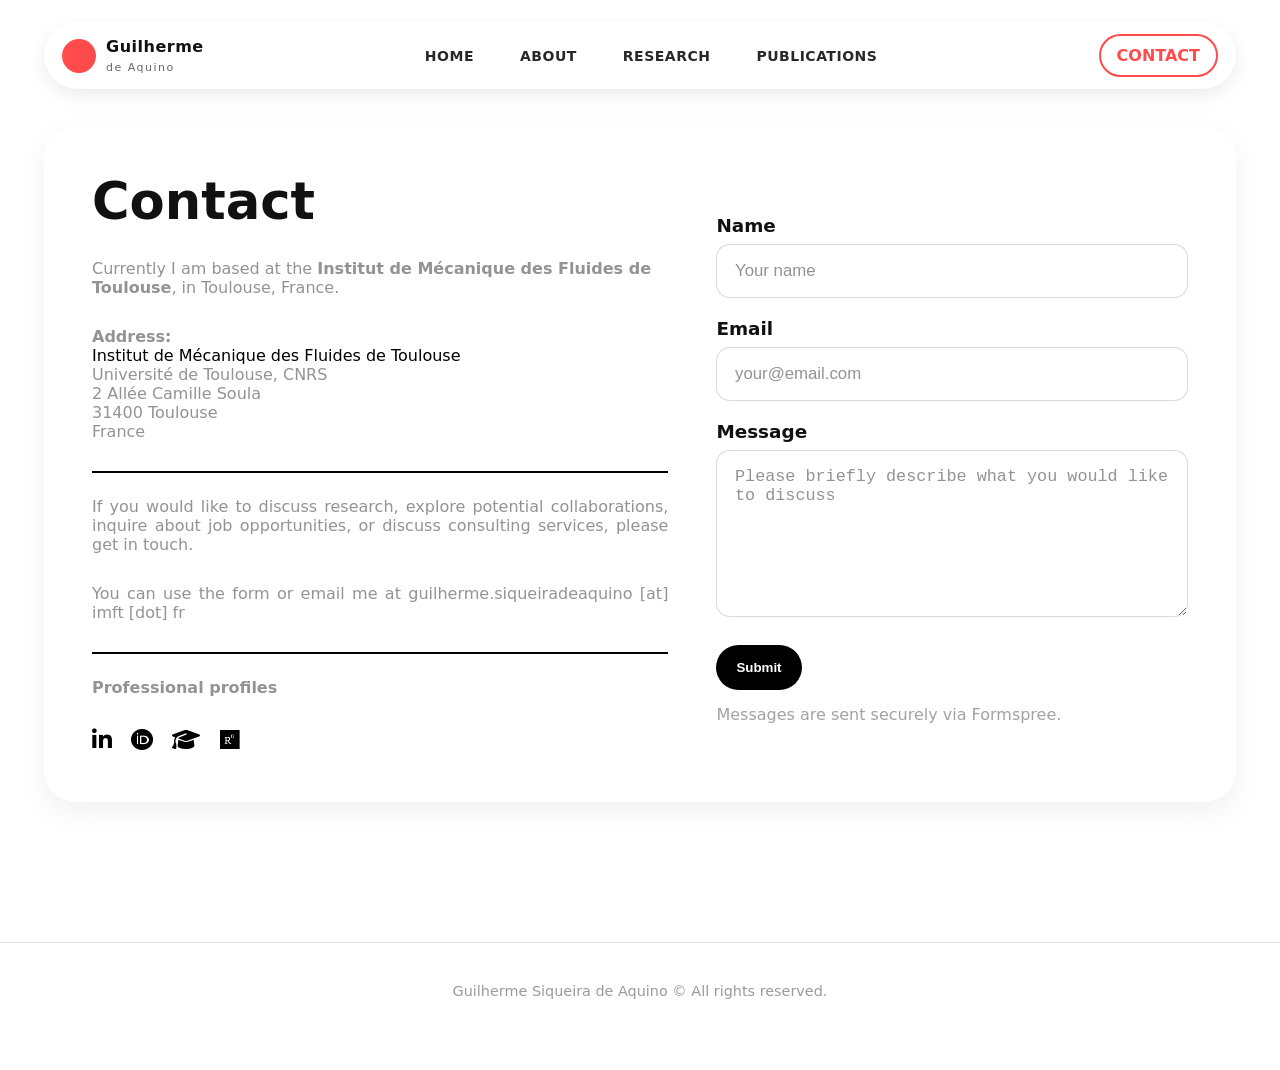
<file: contact/index.html>
<!doctype html>
<html lang="en" class="page-contact">
<head>
  <meta charset="UTF-8" />
  <meta name="viewport" content="width=device-width, initial-scale=1.0" />
  <meta name="description" content="Contact Guilherme de Aquino for research collaborations, consulting opportunities, and professional inquiries." />
  <title>Contact | Guilherme de Aquino</title>
  <link rel="stylesheet" href="../style_dark.css" />
  <link
    rel="stylesheet"
    href="https://cdnjs.cloudflare.com/ajax/libs/font-awesome/6.5.1/css/all.min.css"
  />
</head>
<body>
  <!-- Header -->
  <header class="topbar">
    <nav class="nav container">
      <a class="brand" href="../">
        <span class="logo-dot"></span>
        <span class="brand-text">
          <strong>Guilherme</strong><br />
          <small>de Aquino</small>
        </span>
      </a>

      <button class="menu-toggle" type="button" aria-label="Open menu" aria-expanded="false">
        ☰
      </button>

      <div class="links">
        <a href="../" class="link">HOME</a>
        <a href="../#about" class="link">ABOUT</a>
        <a href="../research/" class="link">RESEARCH</a>
        <a href="../publications/" class="link">PUBLICATIONS</a>
      </div>

      <a class="contact" href="../contact/">CONTACT</a>
    </nav>
  </header>

  <main>
    <!-- Hero -->
    <section class="hero hero-contact">
      <div class="hero-inner container">
        <div class="hero-text hero-contact-box">
          <div class="contact-grid">
            <div class="contact-text-column">
              <h1>Contact</h1>

              <p>
                Currently I am based at the <strong>Institut de Mécanique des Fluides de Toulouse</strong>, in Toulouse, France.
              </p>

              <p>
                <strong>Address:</strong><br />
                <a href="https://www.imft.fr/" target="_blank" rel="noopener noreferrer">
                  Institut de Mécanique des Fluides de Toulouse
                </a><br />
                Université de Toulouse, CNRS<br />
                2 Allée Camille Soula<br />
                31400 Toulouse<br />
                France
              </p>

              <hr class="pub-divider" />

              <p class="contact-justify">
                If you would like to discuss research, explore potential collaborations, inquire about job opportunities, or discuss consulting services, please get in touch.<br />
              </p>

              <p class="contact-justify">
                You can use the form or email me at guilherme.siqueiradeaquino [at] imft [dot] fr
              </p>

              <hr class="pub-divider" />

              <div class="contact-social">
                <p><strong>Professional profiles</strong></p>

                <div class="contact-social-icons">
                  <a href="https://www.linkedin.com/in/guilherme-de-aquino" target="_blank" rel="noopener noreferrer" aria-label="LinkedIn">
                    <i class="fab fa-linkedin-in"></i>
                  </a>

                  <a href="https://orcid.org/0000-0002-8654-2737" target="_blank" rel="noopener noreferrer" aria-label="ORCID">
                    <i class="fab fa-orcid"></i>
                  </a>

                  <a href="https://scholar.google.com/citations?user=KmjNehQAAAAJ&hl=en" target="_blank" rel="noopener noreferrer" aria-label="Google Scholar">
                    <i class="fas fa-graduation-cap"></i>
                  </a>

                  <a href="https://www.researchgate.net/profile/Guilherme-De-Aquino" target="_blank" rel="noopener noreferrer" aria-label="ResearchGate">
                    <i class="fab fa-researchgate"></i>
                  </a>
                </div>
              </div>
            </div>

            <div class="contact-form-column">
              <form class="contact-form" action="https://formspree.io/f/xlgwwgbk" method="POST">
                <input type="hidden" name="_subject" value="New message from contact page" />

                <label class="contact-label" for="contact-name">Name</label>
                <input
                  class="contact-input"
                  id="contact-name"
                  name="name"
                  type="text"
                  placeholder="Your name"
                  autocomplete="name"
                  required
                />

                <label class="contact-label" for="contact-email">Email</label>
                <input
                  class="contact-input"
                  id="contact-email"
                  name="email"
                  type="email"
                  placeholder="your@email.com"
                  autocomplete="email"
                  required
                />

                <label class="contact-label" for="contact-message">Message</label>
                <textarea
                  class="contact-textarea"
                  id="contact-message"
                  name="message"
                  rows="7"
                  placeholder="Please briefly describe what you would like to discuss"
                  required
                ></textarea>

                <button class="contact-submit" type="submit">Submit</button>

                <p class="contact-note">
                  Messages are sent securely via Formspree.
                </p>
              </form>
            </div>
          </div>
        </div>
      </div>
    </section>
  </main>

  <!-- Footer -->
  <footer class="site-footer">
    <div class="footer-divider"></div>

    <div class="footer-text">
      Guilherme Siqueira de Aquino © All rights reserved.
    </div>
  </footer>

  <script src="../site.js"></script>
</body>
</html>
</file>
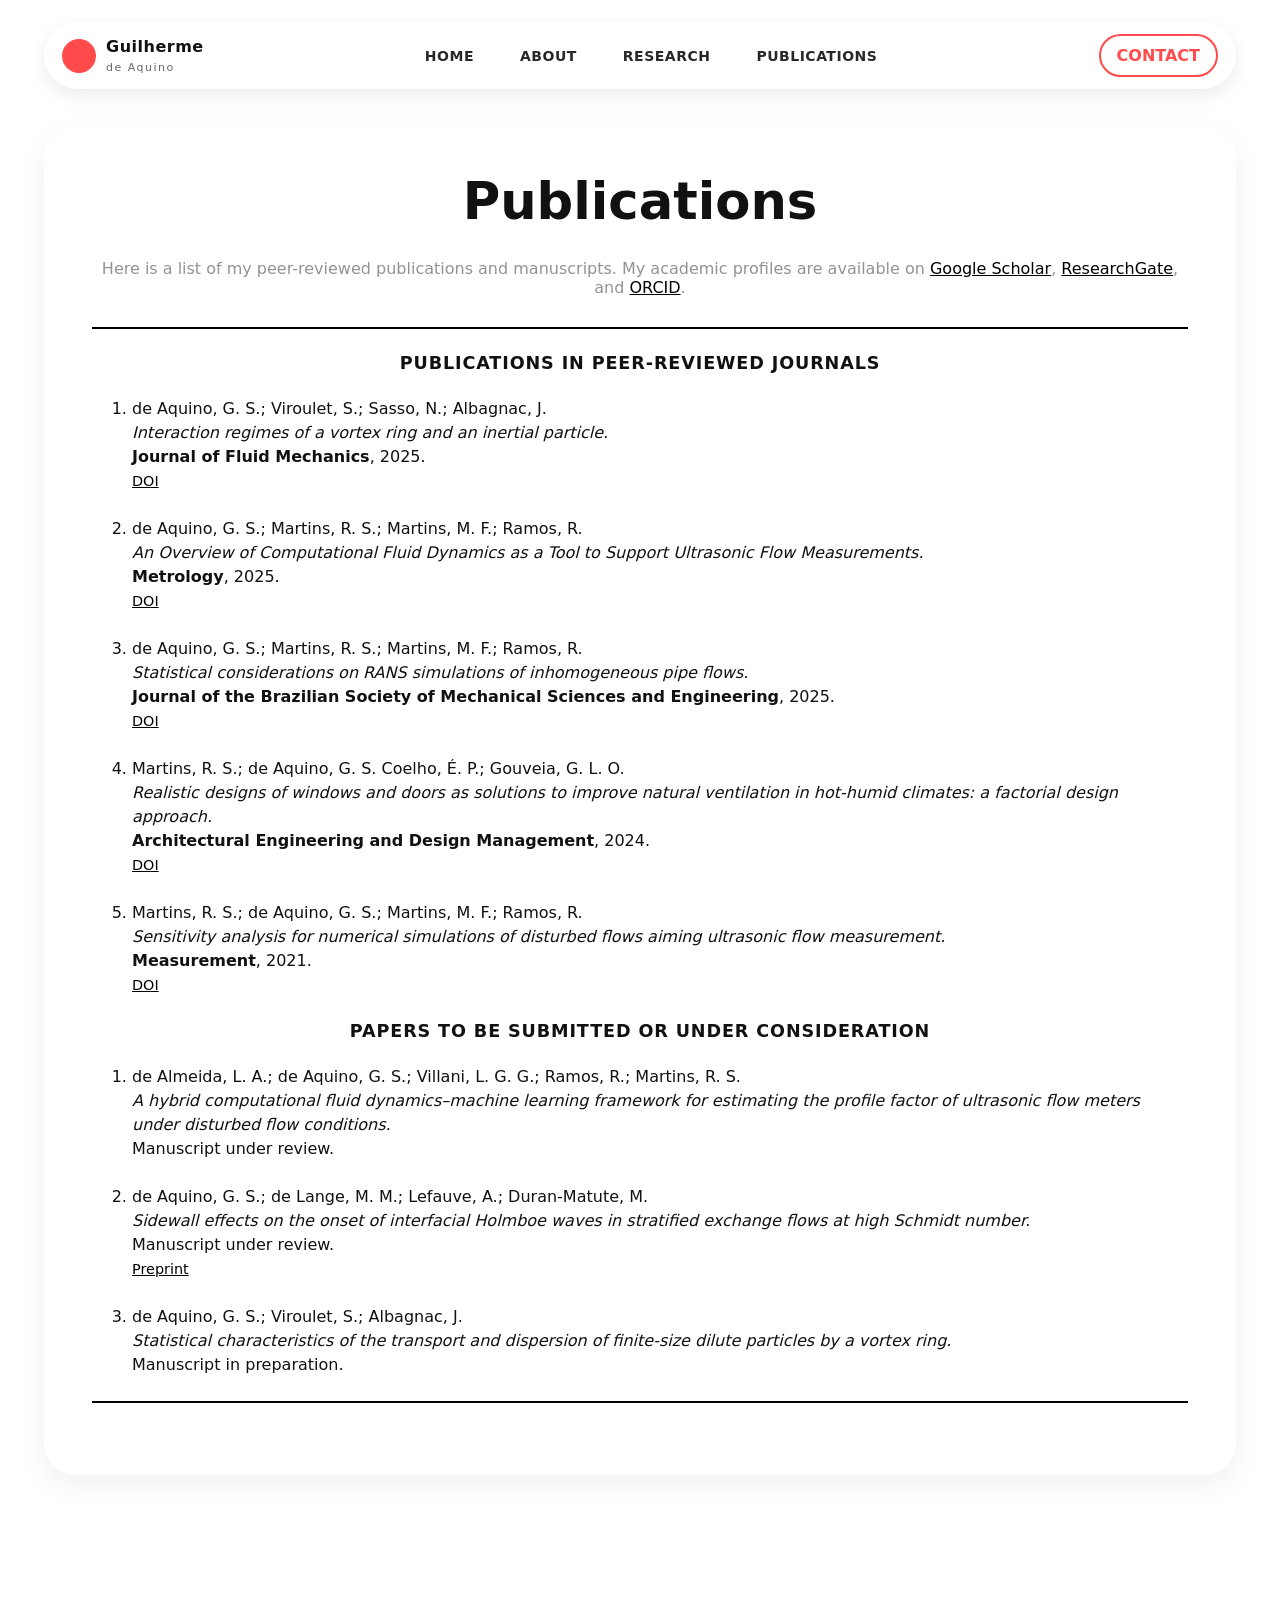
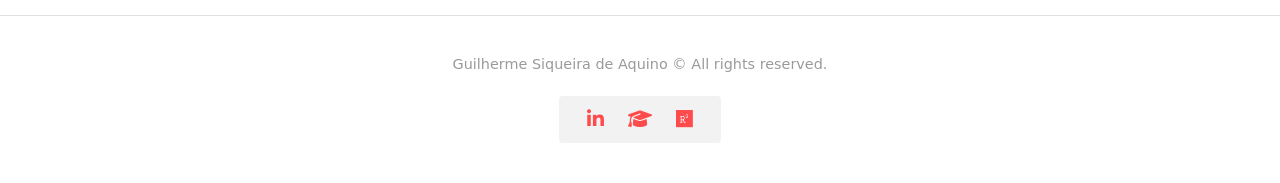
<file: publications/index.html>
<!doctype html>
<html lang="en">
<head>
  <meta charset="UTF-8" />
  <meta name="viewport" content="width=device-width, initial-scale=1.0" />
  <meta name="description" content="Peer-reviewed publications and manuscripts by Guilherme de Aquino in fluid dynamics and related engineering applications." />
  <title>Publications | Guilherme de Aquino</title>
  <link rel="stylesheet" href="../style_dark.css" />
  <link
    rel="stylesheet"
    href="https://cdnjs.cloudflare.com/ajax/libs/font-awesome/6.5.1/css/all.min.css"
  />
</head>
<body>
  <!-- Header -->
  <header class="topbar">
    <nav class="nav container">
      <a class="brand" href="../">
        <span class="logo-dot"></span>
        <span class="brand-text">
          <strong>Guilherme</strong><br />
          <small>de Aquino</small>
        </span>
      </a>

      <button class="menu-toggle" type="button" aria-label="Open menu" aria-expanded="false">
        ☰
      </button>

      <div class="links">
        <a href="../" class="link">HOME</a>
        <a href="../#about" class="link">ABOUT</a>
        <a href="../research/" class="link">RESEARCH</a>
        <a href="../publications/" class="link">PUBLICATIONS</a>
      </div>

      <a class="contact" href="../contact/">CONTACT</a>
    </nav>
  </header>

  <main>
    <!-- Hero -->
    <section class="hero hero-publications">
      <div class="hero-inner container">
        <div class="hero-text hero-publications-box">
          <h1>Publications</h1>

          <p>
            Here is a list of my peer-reviewed publications and manuscripts. My academic profiles are available on
            <a href="https://scholar.google.com/citations?user=KmjNehQAAAAJ&hl=pt-BR" target="_blank" rel="noopener noreferrer">Google Scholar</a>,
            <a href="https://www.researchgate.net/profile/Guilherme-De-Aquino" target="_blank" rel="noopener noreferrer">ResearchGate</a>,
            and
            <a href="https://orcid.org/0000-0002-8654-2737" target="_blank" rel="noopener noreferrer">ORCID</a>.
          </p>

          <hr class="pub-divider" />

          <h2 class="pub-section-title">Publications in Peer-Reviewed Journals</h2>

          <ol class="pub-list">
            <li>
              de Aquino, G. S.; Viroulet, S.; Sasso, N.; Albagnac, J.<br />
              <em>Interaction regimes of a vortex ring and an inertial particle.</em><br />
              <strong>Journal of Fluid Mechanics</strong>, 2025.<br />
              <a class="pub-link" href="https://doi.org/10.1017/jfm.2025.10909" target="_blank" rel="noopener noreferrer">DOI</a>
            </li>

            <li>
              de Aquino, G. S.; Martins, R. S.; Martins, M. F.; Ramos, R.<br />
              <em>An Overview of Computational Fluid Dynamics as a Tool to Support Ultrasonic Flow Measurements.</em><br />
              <strong>Metrology</strong>, 2025.<br />
              <a class="pub-link" href="https://doi.org/10.3390/metrology5010011" target="_blank" rel="noopener noreferrer">DOI</a>
            </li>

            <li>
              de Aquino, G. S.; Martins, R. S.; Martins, M. F.; Ramos, R.<br />
              <em>Statistical considerations on RANS simulations of inhomogeneous pipe flows.</em><br />
              <strong>Journal of the Brazilian Society of Mechanical Sciences and Engineering</strong>, 2025.<br />
              <a class="pub-link" href="https://doi.org/10.1007/s40430-024-05365-0" target="_blank" rel="noopener noreferrer">DOI</a>
            </li>

            <li>
              Martins, R. S.; de Aquino, G. S. Coelho, É. P.; Gouveia, G. L. O.<br />
              <em>
                Realistic designs of windows and doors as solutions to improve natural ventilation
                in hot-humid climates: a factorial design approach.
              </em><br />
              <strong>Architectural Engineering and Design Management</strong>, 2024.<br />
              <a class="pub-link" href="https://doi.org/10.1080/17452007.2024.2374766" target="_blank" rel="noopener noreferrer">DOI</a>
            </li>

            <li>
              Martins, R. S.; de Aquino, G. S.; Martins, M. F.; Ramos, R.<br />
              <em>Sensitivity analysis for numerical simulations of disturbed flows aiming ultrasonic flow measurement.</em><br />
              <strong>Measurement</strong>, 2021.<br />
              <a class="pub-link" href="https://doi.org/10.1016/j.measurement.2021.110015" target="_blank" rel="noopener noreferrer">DOI</a>
            </li>
          </ol>

          <h2 class="pub-section-title">Papers to Be Submitted or Under Consideration</h2>

          <ol class="pub-list">
            <li>
              de Almeida, L. A.; de Aquino, G. S.; Villani, L. G. G.; Ramos, R.; Martins, R. S.<br />
              <em>A hybrid computational fluid dynamics–machine learning framework for estimating the profile factor of ultrasonic flow meters under disturbed flow conditions.</em><br />
                Manuscript under review.
            </li>
            <li>
                de Aquino, G. S.; de Lange, M. M.; Lefauve, A.; Duran-Matute, M.<br />
                <em>Sidewall effects on the onset of interfacial Holmboe waves in stratified exchange flows at high Schmidt number.</em><br />
                Manuscript under review.<br />
                <a class="pub-link" href="https://arxiv.org/pdf/2607.19565" target="_blank" rel="noopener noreferrer">Preprint</a>
            </li>

            <li>
              de Aquino, G. S.; Viroulet, S.; Albagnac, J.<br />
              <em>Statistical characteristics of the transport and dispersion of finite-size dilute particles by a vortex ring.</em><br />
              Manuscript in preparation.
            </li>
          </ol>

          <hr class="pub-divider" />
        </div>
      </div>
    </section>
  </main>

  <!-- Footer -->
  <footer class="site-footer">
    <div class="footer-divider"></div>

    <div class="footer-text">
      Guilherme Siqueira de Aquino © All rights reserved.
    </div>

    <div class="footer-social-box">
      <a class="social-link" href="https://www.linkedin.com/in/guilherme-de-aquino" target="_blank" rel="noopener noreferrer" aria-label="LinkedIn">
        <i class="fab fa-linkedin-in" aria-hidden="true"></i>
      </a>

      <a class="social-link" href="https://scholar.google.com/citations?user=KmjNehQAAAAJ&hl=en" target="_blank" rel="noopener noreferrer" aria-label="Google Scholar">
        <i class="fas fa-graduation-cap" aria-hidden="true"></i>
      </a>

      <a class="social-link" href="https://www.researchgate.net/profile/Guilherme-De-Aquino" target="_blank" rel="noopener noreferrer" aria-label="ResearchGate">
        <i class="fab fa-researchgate" aria-hidden="true"></i>
      </a>
    </div>
  </footer>

  <script src="../site.js"></script>
</body>
</html>
</file>
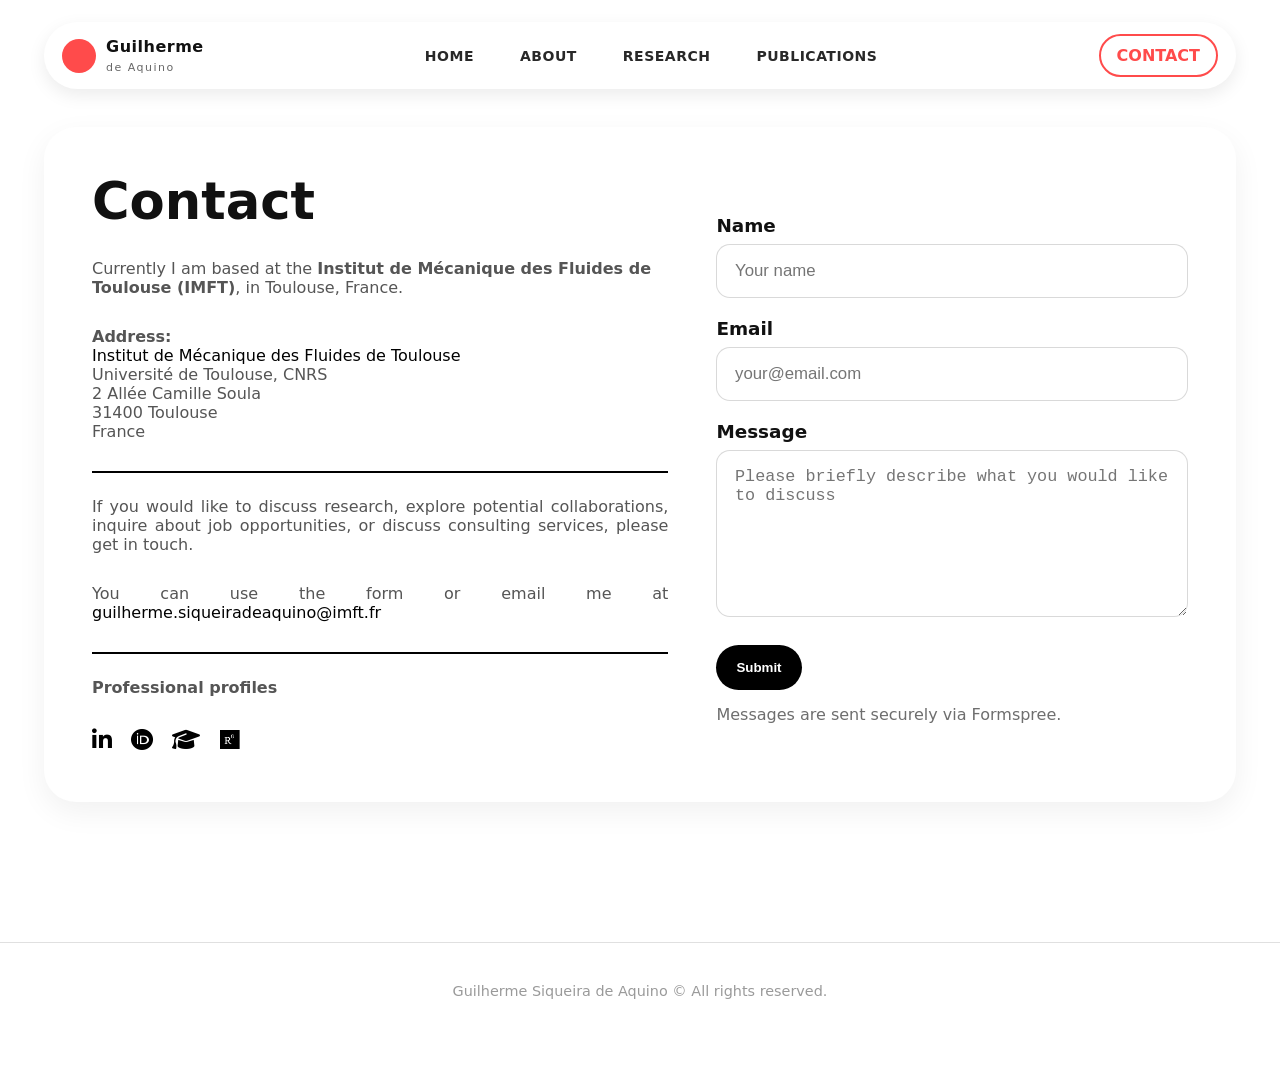
<file: contact.html>
<!doctype html>
<html lang="en">
<head>
  <meta charset="UTF-8" />
  <meta name="viewport" content="width=device-width, initial-scale=1.0" />
  <title>Guilherme de Aquino</title>
  <link rel="stylesheet" href="style.css" />
    <link
  rel="stylesheet"
  href="https://cdnjs.cloudflare.com/ajax/libs/font-awesome/6.5.1/css/all.min.css"
/>
  <style>
    html { scroll-behavior: smooth; }

    /* Contact form (styled like a simple card form) */
    .contact-form {
      margin-top: 2rem;
      text-align: left;
    }

    .contact-label {
      display: block;
      font-weight: 700;
      margin: 1.25rem 0 0.5rem;
      font-size: 1.15rem;
    }

    .contact-input,
    .contact-textarea {
      width: 100%;
      padding: 1rem 1.1rem;
      border: 1px solid rgba(0, 0, 0, 0.15);
      border-radius: 14px;
      background: #fff;
      font-size: 1.05rem;
      outline: none;
    }

    .contact-textarea {
      resize: vertical;
      min-height: 160px;
    }

    .contact-input:focus,
    .contact-textarea:focus {
      border-color: rgba(0, 0, 0, 0.35);
      box-shadow: 0 0 0 3px rgba(0, 102, 255, 0.18);
    }

    .contact-submit {
      margin-top: 1.5rem;
      padding: 0.95rem 1.25rem;
      border: none;
      border-radius: 999px;
      font-weight: 700;
      cursor: pointer;
      background: #000;
      color: #fff;
    }

    .contact-submit:hover {
      opacity: 0.85;
    }

    .contact-note {
      margin-top: 0.9rem;
      font-size: 0.95rem;
      opacity: 0.85;
    }

    .contact-note a {
      color: inherit;
      text-decoration: underline;
    }

    /* Two-column contact layout */
    .contact-grid {
      display: grid;
      grid-template-columns: 1.1fr 0.9fr;
      gap: 3rem;
      align-items: start;
    }

    /* Ensure hero text container spans full width */
    .hero-contact-box {
      max-width: 100%;
    }

    /* Keep form visually aligned */
    .contact-form-column {
      margin-top: 0.5rem;
    }

    /* Responsive: stack on small screens */
    @media (max-width: 900px) {
      .contact-grid {
        grid-template-columns: 1fr;
      }
    }

    /* Make the Contact hero use the full hero box width (Home hero is likely 2-column) */
    .hero.hero-contact .hero-inner {
      display: block !important; /* prevents the Home hero split layout from reserving half the width */
    }

    .hero.hero-contact .hero-text.hero-contact-box {
      width: 100% !important;
      max-width: 100% !important;
      flex: none !important;
    }

    /* Ensure the grid itself can stretch fully */
    .hero.hero-contact .contact-grid {
      width: 100%;
    }

    /* Contact social icons */
    .contact-social {
      margin-top: 1.5rem;
    }

    .contact-social-icons {
      display: flex;
      gap: 1.2rem;
      margin-top: 0.6rem;
      font-size: 1.4rem;
    }

    .contact-social-icons a {
      color: #000;
      text-decoration: none;
    }

    .contact-social-icons a:hover {
      opacity: 0.7;
    }

    /* Make email links black and remove blue underline */
    .contact-text-column a {
      color: #000;
      text-decoration: none;
    }

    .contact-text-column a:hover {
      text-decoration: underline;
      opacity: 0.7;
    }

    .contact-justify {
      text-align: justify;
    }
  </style>
</head>



<body>
<header class="topbar">
  <nav class="nav container">
    <a class="brand" href="index.html">
      <span class="logo-dot"></span>
      <span class="brand-text">
        <strong>Guilherme</strong><br />
        <small>de Aquino</small>
      </span>
    </a>

    <button class="menu-toggle" type="button" aria-label="Open menu" aria-expanded="false">
      ☰
    </button>

    <div class="links">
      <a href="index.html" class="link">HOME</a>
      <a href="index.html#about" class="link">ABOUT</a>
      <a href="research.html" class="link">RESEARCH</a>
      <a href="publications.html" class="link">PUBLICATIONS</a>
    </div>

    <a class="contact" href="contact.html">CONTACT</a>
  </nav>
</header>

<section class="hero hero-contact">
  <div class="hero-inner container">

    <div class="hero-text hero-contact-box">

      <div class="contact-grid">

        <div class="contact-text-column">
          <h1>Contact</h1>

          <p>
            Currently I am based at the <strong>Institut de Mécanique des Fluides de Toulouse (IMFT)</strong>, in Toulouse, France.
          </p>

          <p>
              <strong>Address:</strong><br />
              <a href="https://www.imft.fr/" target="_blank" rel="noopener noreferrer">
              Institut de Mécanique des Fluides de Toulouse
              </a><br />
              Université de Toulouse, CNRS<br />
              2 Allée Camille Soula<br />
              31400 Toulouse<br />
              France
          </p>


          <hr class="pub-divider" />

          <p class="contact-justify">
            If you would like to discuss research, explore potential collaborations, inquire about job opportunities, or discuss consulting services, please get in touch.<br />

          </p>

          <p class="contact-justify">
          You can use the form or email me at
          <a href="mailto:guilherme.siqueiradeaquino@imft.fr">guilherme.siqueiradeaquino@imft.fr</a>
          </p>

           <hr class="pub-divider" />

          <div class="contact-social">
            <p><strong>Professional profiles</strong></p>

            <div class="contact-social-icons">
              <a href="https://www.linkedin.com/in/guilherme-de-aquino" target="_blank" rel="noopener noreferrer" aria-label="LinkedIn">
                <i class="fab fa-linkedin-in"></i>
              </a>

              <a href="https://orcid.org/0000-0002-8654-2737" target="_blank" rel="noopener noreferrer" aria-label="ORCID">
                <i class="fab fa-orcid"></i>
              </a>

              <a href="https://scholar.google.com/citations?user=KmjNehQAAAAJ&hl=en" target="_blank" rel="noopener noreferrer" aria-label="Google Scholar">
                <i class="fas fa-graduation-cap"></i>
              </a>

              <a href="https://www.researchgate.net/profile/Guilherme-De-Aquino" target="_blank" rel="noopener noreferrer" aria-label="ResearchGate">
                <i class="fab fa-researchgate"></i>
              </a>
            </div>
          </div>

        </div>

        <div class="contact-form-column">
          <form class="contact-form" action="https://formspree.io/f/xlgwwgbk" method="POST">

            <input type="hidden" name="_subject" value="New message from contact page" />

            <label class="contact-label" for="contact-name">Name</label>
            <input
              class="contact-input"
              id="contact-name"
              name="name"
              type="text"
              placeholder="Your name"
              autocomplete="name"
              required
            />

            <label class="contact-label" for="contact-email">Email</label>
            <input
              class="contact-input"
              id="contact-email"
              name="email"
              type="email"
              placeholder="your@email.com"
              autocomplete="email"
              required
            />

            <label class="contact-label" for="contact-message">Message</label>
            <textarea
              class="contact-textarea"
              id="contact-message"
              name="message"
              rows="7"
              placeholder="Please briefly describe what you would like to discuss"
              required
            ></textarea>

            <button class="contact-submit" type="submit">Submit</button>

            <p class="contact-note">
              Messages are sent securely via Formspree.
            </p>

          </form>
        </div>

      </div>

    </div>

  </div>
</section>


<footer class="site-footer">

  <div class="footer-divider"></div>

  <div class="footer-text">
    Guilherme Siqueira de Aquino © All rights reserved.
  </div>

</footer>

<script>
  document.addEventListener("DOMContentLoaded", () => {
    const btn = document.querySelector(".menu-toggle");
    const links = document.querySelector(".links");

    if (!btn || !links) return;

    btn.addEventListener("click", () => {
      const open = links.classList.toggle("is-open");
      btn.setAttribute("aria-expanded", open ? "true" : "false");
      btn.textContent = open ? "✕" : "☰";
    });
  });
</script>

</body>
</html>
</file>
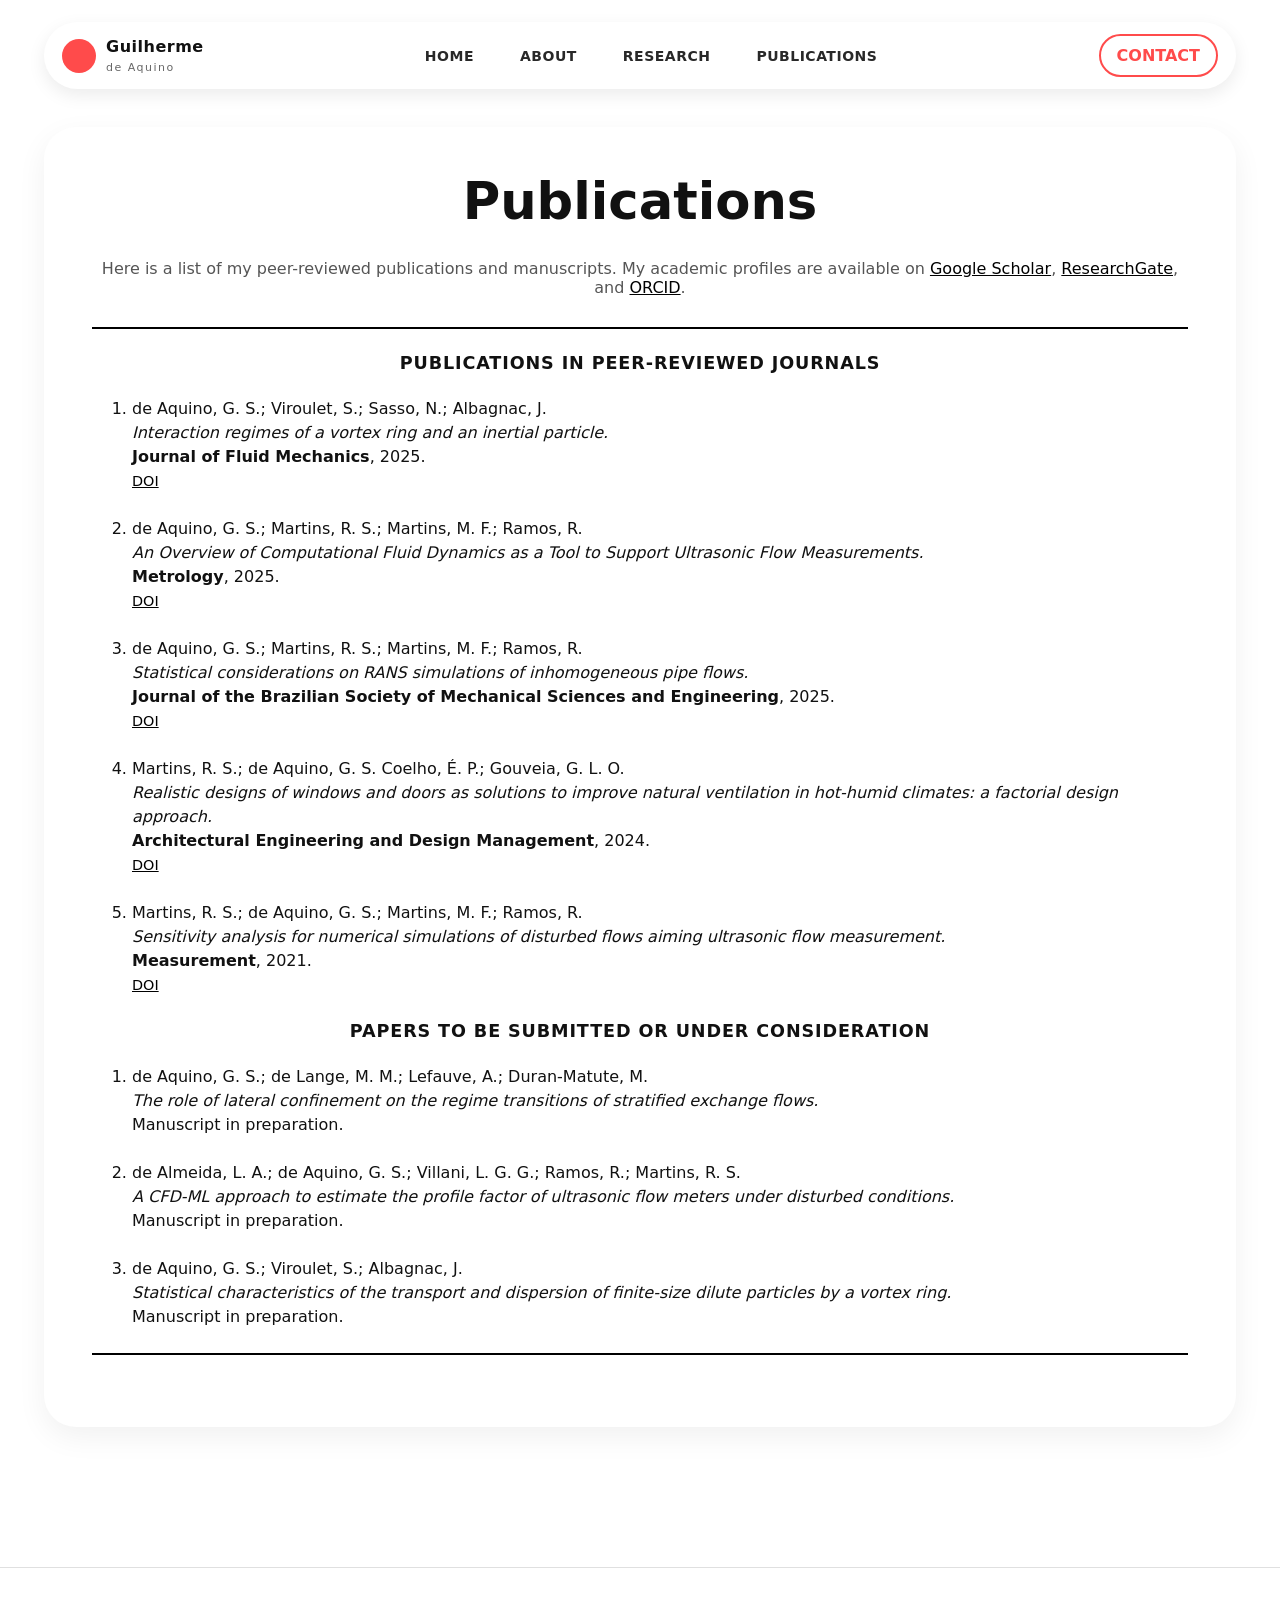
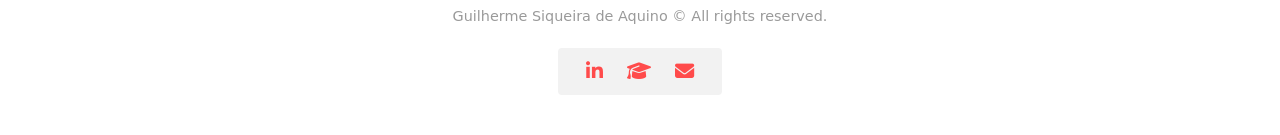
<file: publications.html>
<!doctype html>
<html lang="en">
<head>
  <meta charset="UTF-8" />
  <meta name="viewport" content="width=device-width, initial-scale=1.0" />
  <title>Publications – Guilherme de Aquino</title>

  <link rel="stylesheet" href="style.css" />
  <link
    rel="stylesheet"
    href="https://cdnjs.cloudflare.com/ajax/libs/font-awesome/6.5.1/css/all.min.css"
  />

  <!-- Page-specific styles -->
  <style>
    .pub-divider {
      width: 100%;
      height: 2px;
      background-color: #000;
      border: none;
      margin: 1.5rem 0;
    }

    .pub-section-title {
      text-align: center;
      font-size: 1.1rem;
      letter-spacing: 0.05em;
      text-transform: uppercase;
      margin-bottom: 1.5rem;
    }

    .pub-list li {
      margin-bottom: 1.5rem;
      line-height: 1.5;
    }

    /* DOI links: same color, a bit smaller, underlined */
    .pub-link {
      color: inherit;
      font-size: 0.9em;
      text-decoration: underline;
      margin-right: 0.75rem;
    }
    .pub-link:hover {
      opacity: 0.7;
    }

    /* Publications page: force the hero layout to be single-column (Home hero is likely 2-column) */
    .hero.hero-publications .hero-inner {
      display: block !important;          /* overrides flex/grid two-column layout */
      align-items: initial !important;
    }

    /* If Home uses CSS grid for hero-inner, also force 1 column */
    .hero.hero-publications .hero-inner {
      grid-template-columns: 1fr !important;
    }

    /* Override the Home hero text sizing so the text follows the box size */
    .hero.hero-publications .hero-text,
    .hero.hero-publications .hero-publications-box {
      max-width: 100% !important;
      width: 100% !important;
      flex: none !important;
    }

    /* Keep headings/intro centered, but make the list readable */
    .hero.hero-publications .hero-publications-box > h1,
    .hero.hero-publications .hero-publications-box > p,
    .hero.hero-publications .hero-publications-box > h2 {
      text-align: center;
    }

    .hero.hero-publications .pub-list {
      text-align: left;
    }

    /* Make intro hyperlinks black instead of blue */
    .hero.hero-publications .hero-publications-box a {
      color: #000;
      text-decoration: underline;
    }

    .hero.hero-publications .hero-publications-box a:hover {
      opacity: 0.7;
    }
  </style>
</head>

<body>

<header class="topbar">
  <nav class="nav container">
    <a class="brand" href="index.html">
      <span class="logo-dot"></span>
      <span class="brand-text">
        <strong>Guilherme</strong><br />
        <small>de Aquino</small>
      </span>
    </a>

    <button class="menu-toggle" type="button" aria-label="Open menu" aria-expanded="false">
      ☰
    </button>

    <div class="links">
      <a href="index.html" class="link">HOME</a>
      <a href="index.html#about" class="link">ABOUT</a>
      <a href="research.html" class="link">RESEARCH</a>
      <a href="publications.html" class="link">PUBLICATIONS</a>
    </div>

    <a class="contact" href="contact.html">CONTACT</a>
  </nav>
</header>


<section class="hero hero-publications">
  <div class="hero-inner container">

    <div class="hero-text hero-publications-box">

      <h1>Publications</h1>

      <p>
        Here is a list of my peer-reviewed publications and manuscripts. My academic profiles are available on
        <a href="https://scholar.google.com/citations?user=KmjNehQAAAAJ&hl=pt-BR" target="_blank" rel="noopener noreferrer">Google Scholar</a>,
        <a href="https://www.researchgate.net/profile/Guilherme-De-Aquino" target="_blank" rel="noopener noreferrer">ResearchGate</a>,
        and
        <a href="https://orcid.org/0000-0002-8028-2328" target="_blank" rel="noopener noreferrer">ORCID</a>.
      </p>

      <hr class="pub-divider" />

      <h2 class="pub-section-title">Publications in Peer-Reviewed Journals</h2>

      <ol class="pub-list">

        <li>
          de Aquino, G. S.; Viroulet, S.; Sasso, N.; Albagnac, J.<br />
          <em>Interaction regimes of a vortex ring and an inertial particle.</em><br />
          <strong>Journal of Fluid Mechanics</strong>, 2025.<br />
          <a class="pub-link" href="https://doi.org/10.1017/jfm.2025.10909" target="_blank" rel="noopener noreferrer">DOI</a>
        </li>

        <li>
          de Aquino, G. S.; Martins, R. S.; Martins, M. F.; Ramos, R.<br />
          <em>An Overview of Computational Fluid Dynamics as a Tool to Support Ultrasonic Flow Measurements.</em><br />
          <strong>Metrology</strong>, 2025.<br />
          <a class="pub-link" href="https://doi.org/10.3390/metrology5010011" target="_blank" rel="noopener noreferrer">DOI</a>
        </li>

        <li>
          de Aquino, G. S.; Martins, R. S.; Martins, M. F.; Ramos, R.<br />
          <em>Statistical considerations on RANS simulations of inhomogeneous pipe flows.</em><br />
          <strong>Journal of the Brazilian Society of Mechanical Sciences and Engineering</strong>, 2025.<br />
          <a class="pub-link" href="https://doi.org/10.1007/s40430-024-05365-0" target="_blank" rel="noopener noreferrer">DOI</a>
        </li>

        <li>
          Martins, R. S.; de Aquino, G. S. Coelho, É. P.; Gouveia, G. L. O.<br />
          <em>
            Realistic designs of windows and doors as solutions to improve natural ventilation
            in hot-humid climates: a factorial design approach.
          </em><br />
          <strong>Architectural Engineering and Design Management</strong>, 2024.<br />
          <a class="pub-link" href="https://doi.org/10.1080/17452007.2024.2374766" target="_blank" rel="noopener noreferrer">DOI</a>
        </li>

        <li>
          Martins, R. S.; de Aquino, G. S.; Martins, M. F.; Ramos, R.<br />
          <em>Sensitivity analysis for numerical simulations of disturbed flows aiming ultrasonic flow measurement.</em><br />
          <strong>Measurement</strong>, 2021.<br />
          <a class="pub-link" href="https://doi.org/10.1016/j.measurement.2021.110015" target="_blank" rel="noopener noreferrer">DOI</a>
        </li>

      </ol>

      <h2 class="pub-section-title">Papers to Be Submitted or Under Consideration</h2>

      <ol class="pub-list">

        <li>
          de Aquino, G. S.; de Lange, M. M.; Lefauve, A.; Duran-Matute, M.<br />
          <em>The role of lateral confinement on the regime transitions of stratified exchange flows.</em><br />
          Manuscript in preparation.
        </li>
        <li>
          de Almeida, L. A.; de Aquino, G. S.; Villani, L. G. G.; Ramos, R.; Martins, R. S.<br />
          <em>A CFD-ML approach to estimate the profile factor of ultrasonic flow meters under disturbed conditions.</em><br />
          Manuscript in preparation.
        </li>
        <li>
          de Aquino, G. S.; Viroulet, S.; Albagnac, J.<br />
          <em>Statistical characteristics of the transport and dispersion of finite-size dilute particles by a vortex ring.</em><br />
          Manuscript in preparation.
        </li>

      </ol>

      <hr class="pub-divider" />

    </div>

  </div>
</section>


<footer class="site-footer">

  <div class="footer-divider"></div>

  <div class="footer-text">
    Guilherme Siqueira de Aquino © All rights reserved.
  </div>

<div class="footer-social-box">
  <a class="social-link"
     href="https://www.linkedin.com/in/guilherme-de-aquino"
     target="_blank"
     rel="noopener noreferrer"
     aria-label="LinkedIn">
    <i class="fab fa-linkedin-in" aria-hidden="true"></i>
  </a>

  <a class="social-link"
     href="https://scholar.google.com/citations?user=KmjNehQAAAAJ&hl=en"
     target="_blank"
     rel="noopener noreferrer"
     aria-label="Google Scholar">
    <i class="fas fa-graduation-cap" aria-hidden="true"></i>
  </a>

  <a class="social-link"
     href="mailto:guilherme.siqueiradeaquino@imft.fr"
     aria-label="Email">
    <i class="fas fa-envelope" aria-hidden="true"></i>
  </a>
</div>

</footer>

<script>
  document.addEventListener("DOMContentLoaded", () => {
    const btn = document.querySelector(".menu-toggle");
    const links = document.querySelector(".links");

    if (!btn || !links) return;

    btn.addEventListener("click", () => {
      const open = links.classList.toggle("is-open");
      btn.setAttribute("aria-expanded", open ? "true" : "false");
      btn.textContent = open ? "✕" : "☰";
    });
  });
</script>

</body>
</html>
</file>
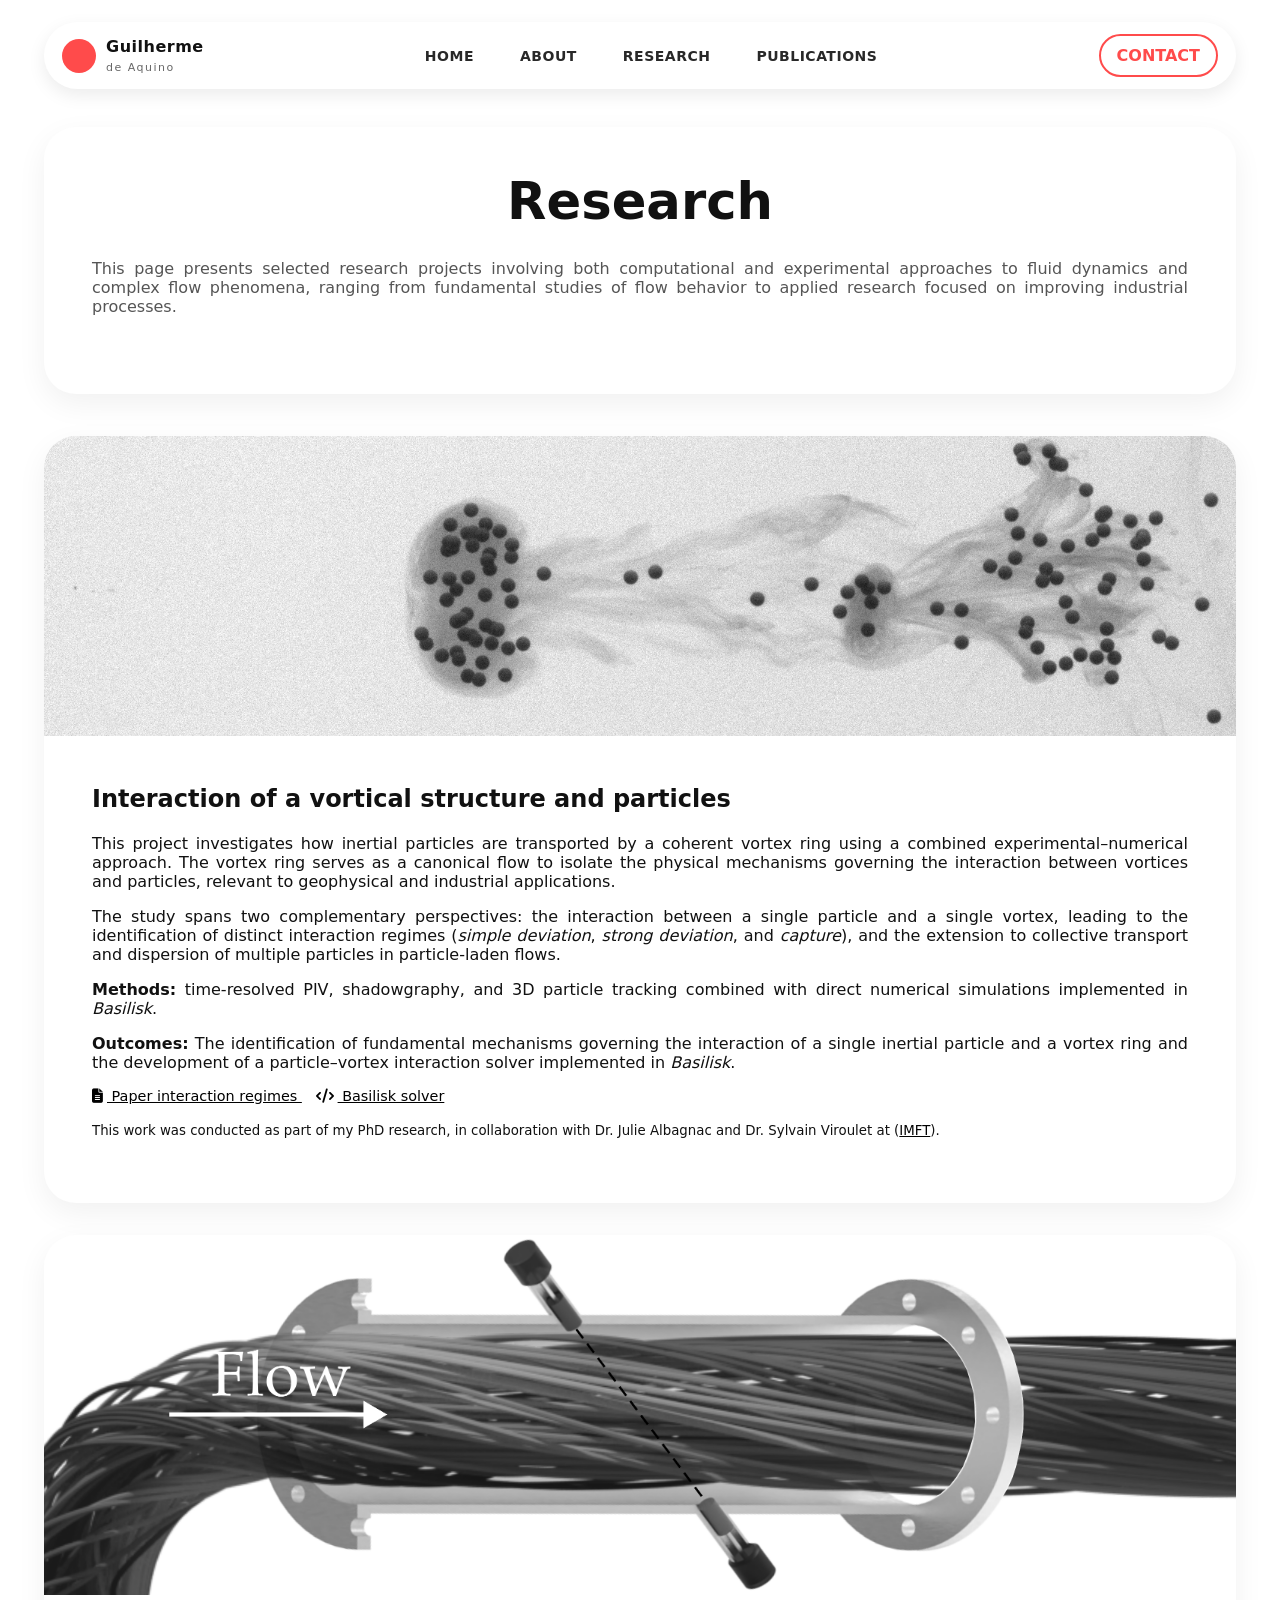
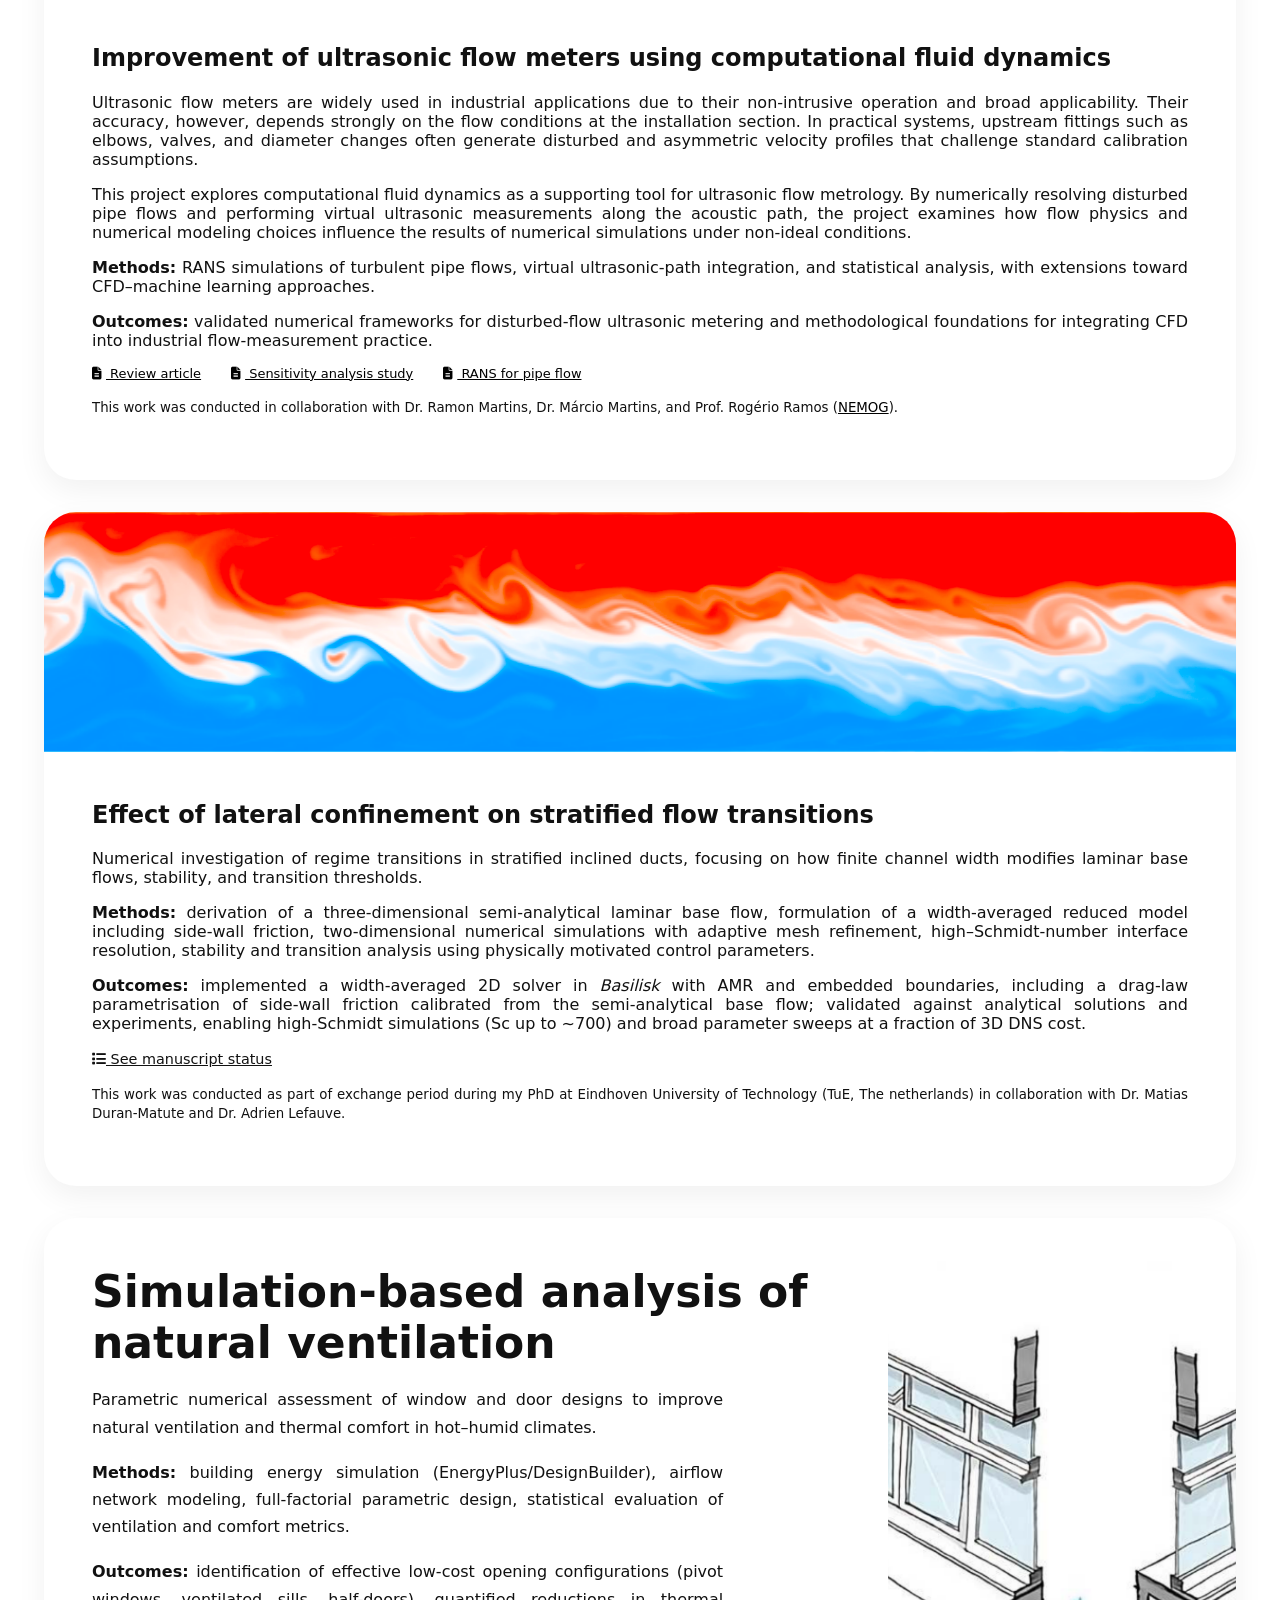
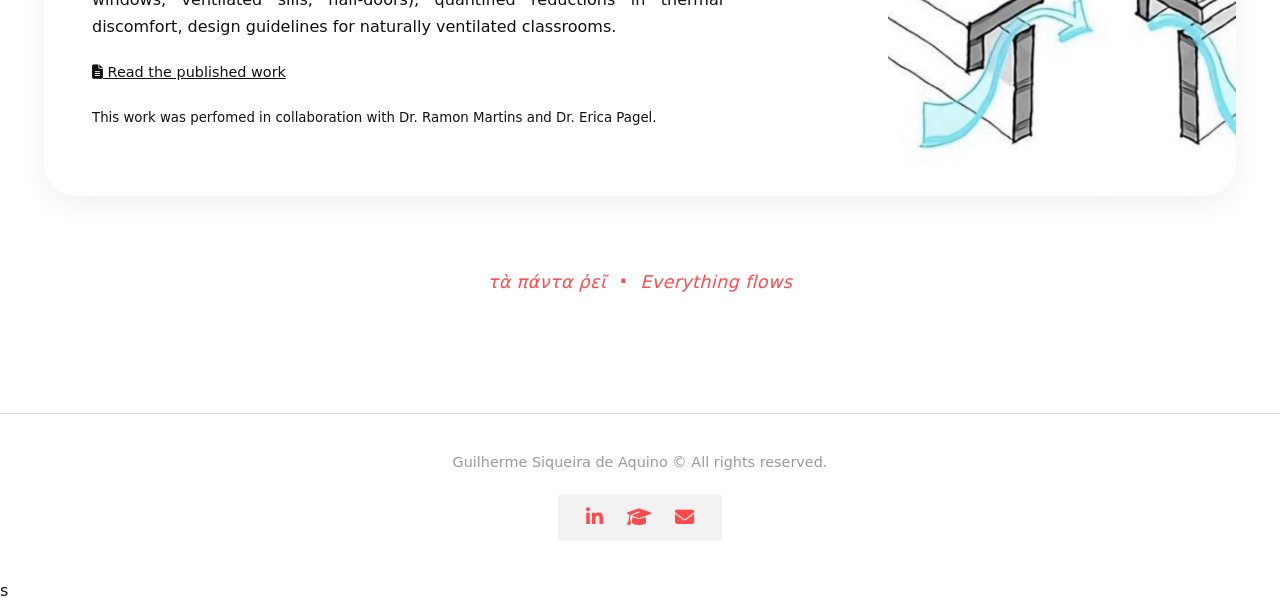
<file: research.html>
<!doctype html>
<html lang="en">
<head>
  <meta charset="UTF-8" />
  <meta name="viewport" content="width=device-width, initial-scale=1.0" />
  <title>Guilherme de Aquino</title>
  <link rel="stylesheet" href="style.css" />
  <link
    rel="stylesheet"
    href="https://cdnjs.cloudflare.com/ajax/libs/font-awesome/6.5.1/css/all.min.css"
  />
</head>

<header class="topbar">
  <nav class="nav container">
    <a class="brand" href="index.html">
      <span class="logo-dot"></span>
      <span class="brand-text">
        <strong>Guilherme</strong><br />
        <small>de Aquino</small>
      </span>
    </a>

    <button class="menu-toggle" type="button" aria-label="Open menu" aria-expanded="false">
      ☰
    </button>

    <div class="links">
      <a href="index.html" class="link">HOME</a>
      <a href="index.html#about" class="link">ABOUT</a>
      <a href="research.html" class="link">RESEARCH</a>
      <a href="publications.html" class="link">PUBLICATIONS</a>
    </div>

    <a class="contact" href="contact.html">CONTACT</a>
  </nav>
</header>

<!-- Hero -->
<section class="hero hero-research">
  <div class="hero-inner container">
    <div class="hero-text hero-research-box">
      <h1>Research</h1>
      <p>
         This page presents selected research projects involving both computational and experimental approaches 
         to fluid dynamics and complex flow phenomena, ranging from fundamental studies of flow behavior to applied
          research focused on improving industrial processes.
      </p>
    </div>
  </div>
</section>

<!-- =====================================================
     Project 1
     ===================================================== -->
<section class="about project" id="project1">
  <div class="about-inner container project-card">

    <figure class="project-media">
      <img src="figures/project_VR.jpg"
           alt="Particle–vortex interaction visualisation"
           loading="lazy" />
    </figure>

    <div class="project-body">
            <h2>Interaction of a vortical structure and particles</h2>

      <p>
        This project investigates how inertial particles are transported by a coherent vortex ring
        using a combined experimental–numerical approach. The vortex ring serves as a canonical flow
        to isolate the physical mechanisms governing the interaction between vortices and particles,
        relevant to geophysical and industrial applications.
      </p>

      <p>
        The study spans two complementary perspectives: the interaction between a single particle
        and a single vortex, leading to the identification of distinct interaction regimes
        (<em>simple deviation</em>, <em>strong deviation</em>, and <em>capture</em>), and the extension
        to collective transport and dispersion of multiple particles in particle-laden flows.
      </p>

      <p>
        <strong>Methods:</strong> time-resolved PIV, shadowgraphy, and 3D particle tracking combined
        with direct numerical simulations implemented in <em>Basilisk</em>.
      </p>

      <p>
        <strong>Outcomes:</strong> The identification of fundamental mechanisms governing the interaction of a single inertial particle and a vortex ring and
        the development of a particle–vortex interaction solver implemented in <em>Basilisk</em>.
      </p>

      <p class="project-links">
      <a href="https://doi.org/10.1017/jfm.2025.10909" target="_blank" rel="noopener noreferrer">
         <i class="fas fa-file-alt"></i> Paper interaction regimes
         </a>
         &nbsp;&nbsp;
         <a href="https://basilisk.fr/sandbox/gaquino/README" target="_blank" rel="noopener noreferrer">
         <i class="fas fa-code"></i> Basilisk solver
       </a>
</p>

      <p class="project-note">
      <small>
         This work was conducted as part of my PhD research, in collaboration with Dr. Julie Albagnac and Dr. Sylvain Viroulet at (<a href="https://www.imft.fr/" target="_blank" rel="noopener noreferrer">IMFT</a>).
      </small>
      </p>
    </div>

  </div>
</section>

<!-- =====================================================
     Project 2
     ===================================================== -->
<section class="about project" id="project2">
  <div class="about-inner container project-card">

    <figure class="project-media">
      <img src="figures/project_ufm.png"
           alt="CFD simulation of disturbed pipe flow for ultrasonic metering"
           loading="lazy" />
    </figure>

    <div class="project-body">
    <h2>Improvement of ultrasonic flow meters using computational fluid dynamics</h2>

      <p>
        Ultrasonic flow meters are widely used in industrial applications due to their non-intrusive
        operation and broad applicability. Their accuracy, however, depends strongly on the flow
        conditions at the installation section. In practical systems, upstream fittings such as elbows, valves, and diameter changes often
        generate disturbed and asymmetric velocity profiles that challenge standard calibration
        assumptions.
      </p>

      <p>
        This project explores computational fluid dynamics as a supporting tool for ultrasonic
        flow metrology. By numerically resolving disturbed pipe flows and performing virtual
        ultrasonic measurements along the acoustic path, the project examines how flow physics and
        numerical modeling choices influence the results of numerical simulations under non-ideal conditions.
      </p>

      <p>
        <strong>Methods:</strong> RANS simulations of turbulent pipe flows, virtual ultrasonic-path integration, and statistical analysis, with extensions toward CFD–machine learning approaches.
      </p>

      <p>
        <strong>Outcomes:</strong> validated numerical frameworks for disturbed-flow ultrasonic
        metering and methodological foundations for integrating CFD into industrial
        flow-measurement practice.
      </p>

      <p class="project-links project-links-pubs">
  <a class="pub-link" href="https://doi.org/10.3390/metrology5010011" target="_blank" rel="noopener noreferrer">
    <i class="fas fa-file-alt" aria-hidden="true"></i> Review article
  </a>
  <a class="pub-link" href="https://doi.org/10.1016/j.measurement.2021.110015" target="_blank" rel="noopener noreferrer">
    <i class="fas fa-file-alt" aria-hidden="true"></i> Sensitivity analysis study
  </a>
    <a class="pub-link" href="https://doi.org/10.1007/s40430-024-05365-0" target="_blank" rel="noopener noreferrer">
    <i class="fas fa-file-alt" aria-hidden="true"></i> RANS for pipe flow
  </a>
</p>
<p class="project-note">
  <small>
    This work was conducted in collaboration with Dr. Ramon Martins, Dr. Márcio Martins, and Prof. Rogério Ramos
    (<a href="https://nemog.ufes.br/" target="_blank" rel="noopener noreferrer">NEMOG</a>).
  </small>
</p>
    </div>

  </div>
</section>

<!-- =====================================================
     Project 3
     ===================================================== -->
<section class="about project" id="project3">
  <div class="about-inner container project-card">

    <figure class="project-media">
      <img src="figures/project_SID.png"
           alt="Stratified inclined duct with lateral confinement"
           loading="lazy" />
    </figure>

    <div class="project-body">
      <h2>Effect of lateral confinement on stratified flow transitions</h2>

      <p>
        Numerical investigation of regime transitions in stratified inclined ducts,
        focusing on how finite channel width modifies laminar base flows, stability,
        and transition thresholds.
      </p>

      <p>
        <strong>Methods:</strong> derivation of a three-dimensional semi-analytical laminar base flow,
        formulation of a width-averaged reduced model including side-wall friction,
        two-dimensional numerical simulations with adaptive mesh refinement,
        high–Schmidt-number interface resolution,
        stability and transition analysis using physically motivated control parameters.
      </p>

      <p>
        <strong>Outcomes:</strong> implemented a width-averaged 2D solver in <em>Basilisk</em> with AMR and embedded boundaries,
        including a drag-law parametrisation of side-wall friction calibrated from the semi-analytical base flow;
        validated against analytical solutions and experiments, enabling high-Schmidt simulations (Sc up to ~700) and broad parameter sweeps at a fraction of 3D DNS cost.
</p>
    
      <p style="margin-top: 1rem;">
        <a class="pub-link" href="publications.html">
          <i class="fas fa-list"></i> See manuscript status
        </a>
      </p>


     <p>
      <small>
         This work was conducted as part of exchange period during my PhD at Eindhoven University of Technology (TuE, The netherlands) in collaboration with Dr. Matias Duran-Matute and Dr. Adrien Lefauve.
      </small>
      </p>
    </div>


    </div>

  </div>
</section>

<!-- =====================================================
     Project 4 (side-by-side layout preserved)
     ===================================================== -->
<section class="about project" id="project4">
  <div class="about-inner container">

    <div class="about-text">
      <h2>Simulation-based analysis of natural ventilation</h2>

      <p>
        Parametric numerical assessment of window and door designs to improve
        natural ventilation and thermal comfort in hot–humid climates.
      </p>

      <p>
        <strong>Methods:</strong> building energy simulation (EnergyPlus/DesignBuilder),
        airflow network modeling,
        full-factorial parametric design,
        statistical evaluation of ventilation and comfort metrics.
      </p>
      <p>
        <strong>Outcomes:</strong> identification of effective low-cost opening configurations
        (pivot windows, ventilated sills, half-doors),
        quantified reductions in thermal discomfort,
        design guidelines for naturally ventilated classrooms.
      </p>

      <p style="margin-top: 1rem;">
        <a class="pub-link" href="https://doi.org/10.1080/17452007.2024.2374766" target="_blank" rel="noopener noreferrer">
          <i class="fas fa-file-alt"></i> Read the published work
        </a>
      </p>
               <p>
      <small>
         This work was perfomed in collaboration with Dr. Ramon Martins and Dr. Erica Pagel.
      </small>
      </p>
    </div>

    <figure class="project-media">
      <img src="figures/project_arche.png"
           alt="Natural ventilation design configurations"
           loading="lazy" />
    </figure>



  </div>
</section>

<section class="closing-quote">
  <div class="quote-line">
    <span class="quote-greek">τὰ πάντα ῥεῖ</span>
    <span class="quote-dot">·</span>
    <span class="quote-english">Everything flows</span>
  </div>
</section>




<footer class="site-footer">

  <div class="footer-divider"></div>

  <div class="footer-text">
    Guilherme Siqueira de Aquino © All rights reserved.
  </div>

<div class="footer-social-box">
  <a class="social-link"
     href="https://www.linkedin.com/in/guilherme-de-aquino"
     target="_blank"
     rel="noopener noreferrer"
     aria-label="LinkedIn">
    <i class="fab fa-linkedin-in" aria-hidden="true"></i>
  </a>

  <a class="social-link"
     href="https://scholar.google.com/citations?user=KmjNehQAAAAJ&hl=en"
     target="_blank"
     rel="noopener noreferrer"
     aria-label="Google Scholar">
    <i class="fas fa-graduation-cap" aria-hidden="true"></i>
  </a>

  <a class="social-link"
     href="mailto:guilherme.siqueiradeaquino@imft.fr"
     aria-label="Email">
    <i class="fas fa-envelope" aria-hidden="true"></i>
  </a>
</div>

</footer>s

<script>
  document.addEventListener("DOMContentLoaded", () => {
    const btn = document.querySelector(".menu-toggle");
    const links = document.querySelector(".links");

    if (!btn || !links) return;

    btn.addEventListener("click", () => {
      const open = links.classList.toggle("is-open");
      btn.setAttribute("aria-expanded", open ? "true" : "false");
      btn.textContent = open ? "✕" : "☰";
    });
  });
</script>

</body>
</html>
</file>
<file: style_dark.css>
/* =====================================================
   Variables
   ===================================================== */
:root {
  --red: #ff4b4b;
  --text: #111;
  --muted: #666;
  --bg: #fff;

  --page-pad: clamp(12px, 2vw, 22px);
  --card-pad-sm: 12px 18px;
  --card-pad-lg: clamp(28px, 4vw, 48px);

  --container-max: 1200px;
  --container-pad: var(--page-pad);

  --radius-pill: 999px;
  --radius-card: 32px;
  --shadow-nav: 0 6px 18px rgba(0, 0, 0, 0.08);
  --shadow-card: 0 10px 30px rgba(0, 0, 0, 0.06);
}

/* =====================================================
   Reset / Base
   ===================================================== */
*,
*::before,
*::after {
  box-sizing: border-box;
}

html.page-home,
html.page-contact {
  scroll-behavior: smooth;
}

body {
  margin: 0;
  font-family: system-ui, -apple-system, Segoe UI, Roboto, Arial, sans-serif;
  background: #fff;
  color: var(--text);
}

/* =====================================================
   Layout Utilities
   ===================================================== */
.container {
  width: min(100% - (2 * var(--container-pad)), var(--container-max));
  margin-inline: auto;
}

/* =====================================================
   Components: Topbar / Navbar
   ===================================================== */
.topbar {
  position: sticky;
  top: 0;
  z-index: 1000;
  padding: var(--page-pad);
  background: transparent;
}

.nav {
  display: flex;
  align-items: center;
  justify-content: space-between;
  gap: 18px;
  padding: var(--card-pad-sm);
  background: var(--bg);
  border-radius: var(--radius-pill);
  box-shadow: var(--shadow-nav);
}

.brand {
  display: flex;
  align-items: center;
  gap: 10px;
  color: var(--text);
  text-decoration: none;
}

.logo-dot {
  display: inline-block;
  width: 34px;
  height: 34px;
  background: var(--red);
  border-radius: 50%;
}

.brand-text strong {
  font-size: 16px;
  line-height: 1;
  letter-spacing: 0.5px;
}

.brand-text small {
  color: var(--muted);
  font-size: 11px;
  line-height: 1;
  letter-spacing: 1.5px;
}

.links {
  display: flex;
  flex: 1;
  align-items: center;
  justify-content: center;
  gap: 26px;
}

.link {
  display: inline-flex;
  align-items: center;
  padding: 8px 10px;
  color: var(--text);
  font-size: 14px;
  font-weight: 600;
  letter-spacing: 0.5px;
  text-decoration: none;
  opacity: 0.9;
  border-radius: 12px;
  cursor: pointer;
  transition: color 0.3s ease, opacity 0.3s ease;
}

.link:hover,
.link:focus-visible {
  color: var(--red);
  opacity: 1;
  background: transparent;
  outline: none;
}

.contact {
  padding: 10px 16px;
  color: var(--red);
  font-weight: 700;
  text-decoration: none;
  border: 2px solid var(--red);
  border-radius: var(--radius-pill);
  background: transparent;
  transition: background-color 0.3s ease, color 0.3s ease, border-color 0.3s ease;
}

.contact:hover {
  color: #fff;
  background-color: var(--red);
  border-color: var(--red);
}

.menu-toggle {
  display: none;
  padding: 10px 12px;
  color: var(--text);
  font-size: 22px;
  line-height: 1;
  background: transparent;
  border: 0;
  border-radius: var(--radius-pill);
  cursor: pointer;
}

.menu-toggle:focus-visible {
  outline: 2px solid var(--red);
  outline-offset: 3px;
}

/* =====================================================
   Components: Buttons / Links
   ===================================================== */
.hero-buttons {
  display: flex;
  gap: 14px;
}

.btn {
  padding: 10px 18px;
  font-size: 14px;
  font-weight: 600;
  text-decoration: none;
  border-radius: var(--radius-pill);
}

.btn.primary {
  color: #fff;
  background: var(--red);
}

.btn.outline {
  color: var(--red);
  border: 2px solid var(--red);
}

.cv-link,
.cv-link:link,
.cv-link:visited {
  display: inline-block;
  margin-top: 18px;
  padding: 10px 16px;
  color: var(--red);
  font-size: 14px;
  font-weight: 600;
  letter-spacing: 0.4px;
  text-decoration: none;
  background: transparent;
  border: 2px solid var(--red);
  border-radius: var(--radius-pill);
  transition: background-color 0.3s ease, color 0.3s ease, transform 0.2s ease;
}

.cv-link:hover,
.cv-link:focus-visible {
  color: #fff;
  background-color: var(--red);
  outline: none;
  transform: translateY(-1px);
}

.pub-link {
  color: inherit;
  font-size: 0.9em;
  text-decoration: underline;
}

#project3 .pub-link,
#project3 .pub-link:visited,
#project4 .pub-link,
#project4 .pub-link:visited {
  color: #000;
}

.pub-link:hover {
  opacity: 0.7;
}

/* =====================================================
   Components: Footer
   ===================================================== */
.site-footer {
  margin-top: 120px;
  padding-bottom: 40px;
  color: #9a9a9a;
  font-size: 0.9rem;
  text-align: center;
}

.footer-divider {
  width: 100%;
  height: 1px;
  margin-bottom: 40px;
  background: #e0e0e0;
}

.footer-text {
  margin-bottom: 24px;
}

.footer-social-box {
  position: relative;
  z-index: 10;
  display: inline-flex;
  gap: 24px;
  padding: 14px 28px;
  background: #f2f2f2;
  border-radius: 4px;
}

.footer-social-box a {
  display: inline-flex;
  align-items: center;
  justify-content: center;
  color: var(--red);
  font-size: 1.2rem;
  text-decoration: none;
  cursor: pointer;
  pointer-events: auto;
}

.footer-social-box a:hover {
  opacity: 0.7;
}

.footer-social-box a i {
  pointer-events: none;
}

/* =====================================================
   Home Page
   ===================================================== */
.hero {
  padding: var(--page-pad);
  padding-top: 16px;
  padding-bottom: 20px;
}

.hero-inner {
  display: grid;
  grid-template-columns: 1.2fr 1fr;
  gap: 40px;
  align-items: stretch;
  padding: var(--card-pad-lg);
  background: #fff;
  border-radius: var(--radius-card);
  box-shadow: var(--shadow-card);
}

.hero-text h1 {
  margin: 0 0 30px;
  font-size: clamp(42px, 4vw, 72px);
  line-height: 1.05;
}

.hero-text p {
  margin-bottom: 30px;
  color: #939393ff;
  font-size: 16px;
}

.hero-visuals {
  display: flex;
  align-items: stretch;
  align-self: stretch;
}

.hero-animation {
  display: flex;
  flex: 1;
  align-self: stretch;
  overflow: hidden;
  border-radius: 24px;
}

.hero-animation img {
  display: block;
  flex: 1;
  width: 100%;
  height: 100%;
  object-fit: cover;
  object-position: center;
}

.services {
  padding: var(--page-pad);
  padding-top: 0;
  padding-bottom: 80px;
}

.services-inner {
  padding-inline: var(--card-pad-lg);
}

.services-inner h2 {
  margin-bottom: 40px;
  font-size: 36px;
  font-weight: 700;
}

.services-content {
  display: grid;
  grid-template-columns: 1fr 1fr;
  gap: 30px;
}

.services-content p {
  color: #939393ff;
  font-size: 18px;
  line-height: 1.6;
  text-align: justify;
}

.background-figures {
  display: grid;
  grid-template-columns: repeat(3, 1fr);
  gap: clamp(12px, 3vw, 40px);
  margin-top: 28px;
}

.bg-figure {
  display: grid;
  place-items: center;
  height: clamp(120px, 16vw, 180px);
  color: rgba(0, 0, 0, 0.45);
  letter-spacing: 3px;
  background: transparent;
  border-radius: 16px;
}

.bg-figure > picture {
  display: flex;
  align-items: center;
  justify-content: center;
  width: 100%;
  height: 100%;
}

.bg-figure-icon {
  display: block;
  width: auto;
  max-width: 100%;
  height: 68%;
  object-fit: contain;
}

.about {
  padding: var(--page-pad);
  padding-top: 120px;
  padding-bottom: 80px;
}

.about-inner {
  display: grid;
  grid-template-columns: 1.7fr 0.7fr;
  gap: 0;
  overflow: hidden;
  background: #fff;
  border-radius: var(--radius-card);
  box-shadow: var(--shadow-card);
}

.about-text {
  padding: var(--card-pad-lg);
}

.about-text h2 {
  margin: 0 0 18px;
  font-size: 44px;
}

.about-text p {
  max-width: 62ch;
  margin: 0 0 18px;
  color: #939393ff;
  font-size: 16px;
  line-height: 1.7;
  text-align: justify;
}

.about-figure {
  position: relative;
  display: flex;
  flex-direction: column;
  min-height: clamp(130px, 22vw, 180px);
  margin: 0;
}

.about-figure > picture {
  display: block;
  width: 100%;
  height: 100%;
}

.about-figure img {
  display: block;
  width: 100%;
  height: 100%;
  object-fit: cover;
}

.figure-placeholder {
  display: grid;
  flex: 1;
  place-items: center;
  color: rgba(0, 0, 0, 0.5);
  font-size: 22px;
  font-weight: 800;
  letter-spacing: 3px;
  background: linear-gradient(135deg, #d9d9d9, #f2f2f2);
}

/* =====================================================
   Research Page
   ===================================================== */
.hero.hero-research .hero-inner {
  display: block !important;
}

.hero.hero-research .hero-text.hero-research-box {
  width: 100% !important;
  max-width: 100% !important;
  text-align: center;
  flex: none !important;
}

.hero.hero-research .hero-text.hero-research-box p {
  text-align: justify;
}

.project {
  margin-top: 0.75rem;
}

.about.project {
  padding-top: 10px;
  padding-bottom: 10px;
}

.about.project .project-card {
  display: flex !important;
  flex-direction: column;
  gap: 0;
  overflow: hidden;
}

.about.project .project-card .project-media {
  width: 100%;
  height: 360px;
  margin: 0;
}

.about.project .project-card .project-media > picture,
#project4 .project-media > picture {
  display: block;
  width: 100%;
  height: 100%;
}

.about.project .project-card .project-media img {
  display: block;
  width: 100%;
  height: 100%;
  object-fit: cover;
  object-position: center;
}

.about.project .project-card .project-body {
  width: 100%;
  max-width: none;
  padding: var(--card-pad-lg);
}

.about.project .project-card .project-body p {
  max-width: none;
}

/* Keep project titles visually consistent across cards (projects 1–4). */
.about.project .project-card .project-body h2,
#project4 .project-body h2 {
  margin: 0 0 0.83em;
  font-size: 1.5em;
  font-weight: 700;
  letter-spacing: normal;
  line-height: 1.25;
  overflow-wrap: anywhere;
}

#project1 .project-body p,
#project2 .project-body p,
#project3 .project-body p {
  color: #939393ff;
  text-align: justify;
}

#project1 .project-media {
  height: 300px;
}

#project2 .project-media {
  height: 360px;
}

#project3 .project-media {
  height: 240px;
}

.project-media {
  width: 100%;
  aspect-ratio: 3 / 4;
}

#project4 .project-media {
  aspect-ratio: auto;
  max-width: none;
  height: 100%;
  margin: 0;
}

#project4 .project-media img {
  width: 100%;
  height: 100%;
  object-fit: cover;
}

#project4 .project-card {
  display: grid !important;
  grid-template-columns: 1.5fr 0.9fr;
  align-items: stretch;
}

#project4 .project-body p {
  margin: 0 0 18px;
  color: #939393ff;
  text-align: justify;
  overflow-wrap: anywhere;
  word-break: normal;
}

#project4 .project-body {
  text-align: justify;
}

.project-links {
  margin-top: 0.6rem;
  font-size: 0.9rem;
}

.project-links-pubs {
  display: flex;
  flex-wrap: wrap;
  align-items: center;
  gap: 10px 18px;
}

.project-links a {
  color: #000;
  font-weight: 500;
  text-decoration: underline;
}

.project-links a i {
  margin-right: 0.25rem;
}

.project-links a:hover {
  opacity: 0.75;
}

.project-note a,
.project-note a:visited {
  color: #000;
  text-decoration: underline;
}

.project-note a:hover {
  opacity: 0.7;
}

.closing-quote {
  margin: 4rem 1rem 2rem;
  text-align: center;
}

.quote-line {
  display: flex;
  flex-wrap: wrap;
  align-items: center;
  justify-content: center;
  gap: 0.8rem;
}

.quote-greek,
.quote-english {
  color: var(--red);
  font-size: 1.1rem;
  font-style: italic;
  letter-spacing: 0.02em;
}

.quote-dot {
  color: var(--red);
  font-size: 1.4rem;
  font-weight: 700;
  line-height: 1;
}

.quote-author {
  margin-top: 0.6rem;
  color: #777;
  font-size: 0.9rem;
}

/* =====================================================
   Publications Page
   ===================================================== */
.pub-divider {
  width: 100%;
  height: 2px;
  margin: 1.5rem 0;
  background-color: #000;
  border: none;
}

.pub-section-title {
  margin-bottom: 1.5rem;
  font-size: 1.1rem;
  letter-spacing: 0.05em;
  text-align: center;
  text-transform: uppercase;
}

.pub-list li {
  margin-bottom: 1.5rem;
  line-height: 1.5;
}

.pub-link {
  margin-right: 0.75rem;
}

.hero.hero-publications .hero-inner {
  display: block !important;
  align-items: initial !important;
  grid-template-columns: 1fr !important;
}

.hero.hero-publications .hero-text,
.hero.hero-publications .hero-publications-box {
  width: 100% !important;
  max-width: 100% !important;
  flex: none !important;
}

.hero.hero-publications .hero-publications-box > h1,
.hero.hero-publications .hero-publications-box > p,
.hero.hero-publications .hero-publications-box > h2 {
  text-align: center;
}

.hero.hero-publications .pub-list {
  text-align: left;
}

.hero.hero-publications .hero-publications-box a {
  color: #000;
  text-decoration: underline;
}

.hero.hero-publications .hero-publications-box a:hover {
  opacity: 0.7;
}

/* =====================================================
   Contact Page
   ===================================================== */
.hero.hero-contact .hero-inner {
  display: block !important;
}

.hero.hero-contact .hero-text.hero-contact-box {
  width: 100% !important;
  max-width: 100% !important;
  flex: none !important;
}

.hero.hero-contact .contact-grid {
  width: 100%;
}

.contact-grid {
  display: grid;
  grid-template-columns: 1.1fr 0.9fr;
  align-items: start;
  gap: 3rem;
}

.hero-contact-box {
  max-width: 100%;
}

.contact-form-column {
  margin-top: 0.5rem;
}

.contact-form {
  margin-top: 2rem;
  text-align: left;
}

.contact-label {
  display: block;
  margin: 1.25rem 0 0.5rem;
  font-size: 1.15rem;
  font-weight: 700;
}

.contact-input,
.contact-textarea {
  width: 100%;
  padding: 1rem 1.1rem;
  font-size: 1.05rem;
  color: #939393ff;
  background: #fff;
  border: 1px solid rgba(0, 0, 0, 0.15);
  border-radius: 14px;
  outline: none;
}

.contact-input::placeholder,
.contact-textarea::placeholder {
  color: #939393ff;
}

.contact-textarea {
  min-height: 160px;
  resize: vertical;
}

.contact-input:focus,
.contact-textarea:focus {
  border-color: rgba(0, 0, 0, 0.35);
  box-shadow: 0 0 0 3px rgba(0, 102, 255, 0.18);
}

.contact-submit {
  margin-top: 1.5rem;
  padding: 0.95rem 1.25rem;
  color: #fff;
  font-weight: 700;
  background: #000;
  border: none;
  border-radius: var(--radius-pill);
  cursor: pointer;
}

.contact-submit:hover {
  opacity: 0.85;
}

.contact-note {
  margin-top: 0.9rem;
  font-size: 0.95rem;
  opacity: 0.85;
}

.contact-note a {
  color: inherit;
  text-decoration: underline;
}

.contact-social {
  margin-top: 1.5rem;
}

.contact-social-icons {
  display: flex;
  gap: 1.2rem;
  margin-top: 0.6rem;
  font-size: 1.4rem;
}

.contact-social-icons a {
  color: #000;
  text-decoration: none;
}

.contact-social-icons a:hover {
  opacity: 0.7;
}

.contact-text-column a {
  color: #000;
  text-decoration: none;
}

.contact-text-column a:hover {
  text-decoration: underline;
  opacity: 0.7;
}

.contact-justify {
  text-align: justify;
}

/* =====================================================
   Dark Mode
   ===================================================== */
@media (prefers-color-scheme: dark) {
  :root {
    --red: #ff4b4b;
    --text: #fff;
    --muted: #c6cada;
    --bg: #0d0d0dff;
    --shadow-nav: 0 6px 18px rgba(0, 0, 0, 0.45);
    --shadow-card: 0 10px 30px rgba(0, 0, 0, 0.4);
  }

  body {
    background: #000;
    color: var(--text);
  }

  .hero-inner,
  .about-inner,
  .nav,
  .footer-social-box {
    background: var(--bg);
  }

  .hero-text p,
  .services-content p,
  .about-text p,
  .project-links a,
  .project-note a,
  .project-note a:visited,
  #project3 .pub-link,
  #project3 .pub-link:visited,
  #project4 .pub-link,
  #project4 .pub-link:visited,
  .hero.hero-publications .hero-publications-box a,
  .contact-social-icons a,
  .contact-text-column a {
    color: var(--text);
  }

  .services-content p {
    color: #939393ff;
  }

  .hero-text p {
    color: #939393ff;
  }

  .about-text p {
    color: #939393ff;
  }

  .brand,
  .brand-text small,
  .link,
  .menu-toggle,
  .contact {
    color: #fff;
  }

  .contact {
    border-color: #939393ff;
  }

  .hero-text h1,
  .services-inner h2,
  .about-text h2,
  .about.project .project-card .project-body h2,
  #project4 .project-body h2,
  .hero.hero-publications .hero-publications-box > h1,
  .hero.hero-publications .hero-publications-box > h2,
  .hero.hero-contact .hero-text.hero-contact-box h1 {
    color: #fff;
  }

  .site-footer,
  .quote-author {
    color: rgba(255, 255, 255, 0.78);
  }

  .bg-figure,
  .figure-placeholder {
    color: rgba(255, 255, 255, 0.62);
  }

  .footer-divider {
    background: rgba(255, 255, 255, 0.22);
  }

  .pub-divider {
    background-color: rgba(255, 255, 255, 0.38);
  }

  .contact-input,
  .contact-textarea {
    color: #939393ff;
    background: #e6e6e6;
    border-color: rgba(255, 255, 255, 0.22);
  }

  .contact-input::placeholder,
  .contact-textarea::placeholder {
    color: #939393ff;
  }

  .contact-input:focus,
  .contact-textarea:focus {
    border-color: rgba(255, 255, 255, 0.42);
    box-shadow: 0 0 0 3px rgba(0, 51, 160, 0.35);
  }

  .contact-submit {
    background: var(--red);
  }
}

/* =====================================================
   Responsive
   ===================================================== */
@media (max-width: 900px) {
  .hero-inner {
    grid-template-columns: 1fr;
    padding: var(--card-pad-lg);
  }

  .hero-visuals {
    height: 320px;
  }

  .services-content {
    grid-template-columns: 1fr;
    gap: 28px;
  }

  .services-inner h2 {
    font-size: 32px;
  }

  .about-inner {
    grid-template-columns: 1fr;
  }

  .about-text {
    padding: var(--card-pad-lg);
  }

  .about-figure {
    min-height: 180px;
  }

  .contact-grid {
    grid-template-columns: 1fr;
  }
}

@media (max-width: 768px) {
  .nav {
    flex-wrap: wrap;
    gap: 10px;
    padding: 12px 14px;
    border-radius: 22px;
  }

  .brand {
    order: 1;
  }

  .menu-toggle {
    display: inline-flex;
    order: 2;
    align-items: center;
    justify-content: center;
    margin-left: auto;
  }

  .contact {
    order: 3;
    margin-left: auto;
    padding: 8px 12px;
  }

  .links {
    display: none;
    flex: 0 0 100%;
    flex-direction: column;
    order: 4;
    align-items: stretch;
    gap: 8px;
    margin-top: 6px;
    padding: 14px 6px 6px;
  }

  .links.is-open {
    display: flex;
  }

  .links .link {
    display: block;
    width: 100%;
    padding: 12px 14px;
    font-size: 18px;
    font-weight: 600;
    letter-spacing: 0.5px;
    text-align: left;
    opacity: 1;
    border-radius: 14px;
  }

  .links .link:hover,
  .links .link:focus-visible {
    color: var(--red);
    background: transparent;
  }

  #project4 .project-card {
    display: flex !important;
    flex-direction: column;
  }

  #project4 .project-media {
    order: -1;
    height: 260px;
  }

  .background-figures {
    grid-template-columns: 1fr;
    gap: 28px;
    margin-top: 22px;
  }

  .bg-figure {
    height: auto;
    min-height: 0;
    padding-block: 4px;
  }

  .bg-figure-icon {
    width: 40vw;
    max-width: 100%;
    height: auto;
  }
}

@media print {
  body {
    background: #fff;
  }

  .topbar {
    position: static;
    padding: 0;
  }

  .nav {
    box-shadow: none;
  }

  section {
    page-break-inside: avoid;
  }

  .hero,
  .services,
  .about {
    padding: 0;
  }

  .hero-animation {
    display: none;
  }
}
</file>
<file: style.css>
/* =====================================================
   Variables
   ===================================================== */
:root {
  --red: #ff4b4b;
  --text: #111;
  --muted: #666;
  --bg: #fff;

  --page-pad: clamp(12px, 2vw, 22px);
  --card-pad-sm: 12px 18px;
  --card-pad-lg: clamp(28px, 4vw, 48px);

  --container-max: 1200px;
  --container-pad: var(--page-pad);

  --radius-pill: 999px;
  --radius-card: 32px;
  --shadow-nav: 0 6px 18px rgba(0, 0, 0, 0.08);
  --shadow-card: 0 10px 30px rgba(0, 0, 0, 0.06);
}

/* =====================================================
   Reset / Base
   ===================================================== */
*,
*::before,
*::after {
  box-sizing: border-box;
}

html.page-home,
html.page-contact {
  scroll-behavior: smooth;
}

body {
  margin: 0;
  font-family: system-ui, -apple-system, Segoe UI, Roboto, Arial, sans-serif;
  background: #fff;
  color: var(--text);
}

/* =====================================================
   Layout Utilities
   ===================================================== */
.container {
  width: min(100% - (2 * var(--container-pad)), var(--container-max));
  margin-inline: auto;
}

/* =====================================================
   Components: Topbar / Navbar
   ===================================================== */
.topbar {
  position: sticky;
  top: 0;
  z-index: 1000;
  padding: var(--page-pad);
  background: transparent;
}

.nav {
  display: flex;
  align-items: center;
  justify-content: space-between;
  gap: 18px;
  padding: var(--card-pad-sm);
  background: var(--bg);
  border-radius: var(--radius-pill);
  box-shadow: var(--shadow-nav);
}

.brand {
  display: flex;
  align-items: center;
  gap: 10px;
  color: var(--text);
  text-decoration: none;
}

.logo-dot {
  display: inline-block;
  width: 34px;
  height: 34px;
  background: var(--red);
  border-radius: 50%;
}

.brand-text strong {
  font-size: 16px;
  line-height: 1;
  letter-spacing: 0.5px;
}

.brand-text small {
  color: var(--muted);
  font-size: 11px;
  line-height: 1;
  letter-spacing: 1.5px;
}

.links {
  display: flex;
  flex: 1;
  align-items: center;
  justify-content: center;
  gap: 26px;
}

.link {
  display: inline-flex;
  align-items: center;
  padding: 8px 10px;
  color: var(--text);
  font-size: 14px;
  font-weight: 600;
  letter-spacing: 0.5px;
  text-decoration: none;
  opacity: 0.9;
  border-radius: 12px;
  cursor: pointer;
  transition: color 0.3s ease, opacity 0.3s ease;
}

.link:hover,
.link:focus-visible {
  color: var(--red);
  opacity: 1;
  background: transparent;
  outline: none;
}

.contact {
  padding: 10px 16px;
  color: var(--red);
  font-weight: 700;
  text-decoration: none;
  border: 2px solid var(--red);
  border-radius: var(--radius-pill);
  background: transparent;
  transition: background-color 0.3s ease, color 0.3s ease, border-color 0.3s ease;
}

.contact:hover {
  color: #fff;
  background-color: var(--red);
  border-color: var(--red);
}

.menu-toggle {
  display: none;
  padding: 10px 12px;
  color: var(--text);
  font-size: 22px;
  line-height: 1;
  background: transparent;
  border: 0;
  border-radius: var(--radius-pill);
  cursor: pointer;
}

.menu-toggle:focus-visible {
  outline: 2px solid var(--red);
  outline-offset: 3px;
}

/* =====================================================
   Components: Buttons / Links
   ===================================================== */
.hero-buttons {
  display: flex;
  gap: 14px;
}

.btn {
  padding: 10px 18px;
  font-size: 14px;
  font-weight: 600;
  text-decoration: none;
  border-radius: var(--radius-pill);
}

.btn.primary {
  color: #fff;
  background: var(--red);
}

.btn.outline {
  color: var(--red);
  border: 2px solid var(--red);
}

.cv-link,
.cv-link:link,
.cv-link:visited {
  display: inline-block;
  margin-top: 18px;
  padding: 10px 16px;
  color: var(--red);
  font-size: 14px;
  font-weight: 600;
  letter-spacing: 0.4px;
  text-decoration: none;
  background: transparent;
  border: 2px solid var(--red);
  border-radius: var(--radius-pill);
  transition: background-color 0.3s ease, color 0.3s ease, transform 0.2s ease;
}

.cv-link:hover,
.cv-link:focus-visible {
  color: #fff;
  background-color: var(--red);
  outline: none;
  transform: translateY(-1px);
}

.pub-link {
  color: inherit;
  font-size: 0.9em;
  text-decoration: underline;
}

.pub-link:hover {
  opacity: 0.7;
}

/* =====================================================
   Components: Footer
   ===================================================== */
.site-footer {
  margin-top: 120px;
  padding-bottom: 40px;
  color: #9a9a9a;
  font-size: 0.9rem;
  text-align: center;
}

.footer-divider {
  width: 100%;
  height: 1px;
  margin-bottom: 40px;
  background: #e0e0e0;
}

.footer-text {
  margin-bottom: 24px;
}

.footer-social-box {
  position: relative;
  z-index: 10;
  display: inline-flex;
  gap: 24px;
  padding: 14px 28px;
  background: #f2f2f2;
  border-radius: 4px;
}

.footer-social-box a {
  display: inline-flex;
  align-items: center;
  justify-content: center;
  color: var(--red);
  font-size: 1.2rem;
  text-decoration: none;
  cursor: pointer;
  pointer-events: auto;
}

.footer-social-box a:hover {
  opacity: 0.7;
}

.footer-social-box a i {
  pointer-events: none;
}

/* =====================================================
   Home Page
   ===================================================== */
.hero {
  padding: var(--page-pad);
  padding-top: 16px;
  padding-bottom: 20px;
}

.hero-inner {
  display: grid;
  grid-template-columns: 1.2fr 1fr;
  gap: 40px;
  align-items: stretch;
  padding: var(--card-pad-lg);
  background: #fff;
  border-radius: var(--radius-card);
  box-shadow: var(--shadow-card);
}

.hero-text h1 {
  margin: 0 0 30px;
  font-size: clamp(42px, 4vw, 72px);
  line-height: 1.05;
}

.hero-text p {
  margin-bottom: 30px;
  color: #555;
  font-size: 16px;
}

.hero-visuals {
  display: flex;
  align-items: stretch;
  align-self: stretch;
}

.hero-animation {
  display: flex;
  flex: 1;
  align-self: stretch;
  overflow: hidden;
  border-radius: 24px;
}

.hero-animation img {
  display: block;
  flex: 1;
  width: 100%;
  height: 100%;
  object-fit: cover;
  object-position: center;
}

.services {
  padding: var(--page-pad);
  padding-top: 0;
  padding-bottom: 80px;
}

.services-inner {
  padding-inline: var(--card-pad-lg);
}

.services-inner h2 {
  margin-bottom: 40px;
  font-size: 36px;
  font-weight: 700;
}

.services-content {
  display: grid;
  grid-template-columns: 1fr 1fr;
  gap: 30px;
}

.services-content p {
  color: #111;
  font-size: 18px;
  line-height: 1.6;
  text-align: justify;
}

.background-figures {
  display: grid;
  grid-template-columns: repeat(3, 1fr);
  gap: clamp(12px, 3vw, 40px);
  margin-top: 28px;
}

.bg-figure {
  display: grid;
  place-items: center;
  height: clamp(120px, 16vw, 180px);
  color: rgba(0, 0, 0, 0.45);
  letter-spacing: 3px;
  background: transparent;
  border-radius: 16px;
}

.bg-figure-icon {
  display: block;
  width: auto;
  max-width: 100%;
  height: 68%;
  object-fit: contain;
}

.about {
  padding: var(--page-pad);
  padding-top: 120px;
  padding-bottom: 80px;
}

.about-inner {
  display: grid;
  grid-template-columns: 1.7fr 0.7fr;
  gap: 0;
  overflow: hidden;
  background: #fff;
  border-radius: var(--radius-card);
  box-shadow: var(--shadow-card);
}

.about-text {
  padding: var(--card-pad-lg);
}

.about-text h2 {
  margin: 0 0 18px;
  font-size: 44px;
}

.about-text p {
  max-width: 62ch;
  margin: 0 0 18px;
  color: #111;
  font-size: 16px;
  line-height: 1.7;
  text-align: justify;
}

.about-figure {
  position: relative;
  display: flex;
  flex-direction: column;
  min-height: clamp(130px, 22vw, 180px);
  margin: 0;
}

.about-figure > img {
  display: block;
  width: 100%;
  height: 100%;
  object-fit: cover;
}

.figure-placeholder {
  display: grid;
  flex: 1;
  place-items: center;
  color: rgba(0, 0, 0, 0.5);
  font-size: 22px;
  font-weight: 800;
  letter-spacing: 3px;
  background: linear-gradient(135deg, #d9d9d9, #f2f2f2);
}

/* =====================================================
   Research Page
   ===================================================== */
.hero.hero-research .hero-inner {
  display: block !important;
}

.hero.hero-research .hero-text.hero-research-box {
  width: 100% !important;
  max-width: 100% !important;
  text-align: center;
  flex: none !important;
}

.hero.hero-research .hero-text.hero-research-box p {
  text-align: justify;
}

.project {
  margin-top: 0.75rem;
}

.about.project {
  padding-top: 10px;
  padding-bottom: 10px;
}

.about.project .project-card {
  display: flex !important;
  flex-direction: column;
  gap: 0;
  overflow: hidden;
}

.about.project .project-card .project-media {
  width: 100%;
  height: 360px;
  margin: 0;
}

.about.project .project-card .project-media img {
  display: block;
  width: 100%;
  height: 100%;
  object-fit: cover;
  object-position: center;
}

.about.project .project-card .project-body {
  width: 100%;
  max-width: none;
  padding: var(--card-pad-lg);
}

.about.project .project-card .project-body p {
  max-width: none;
}

/* Keep project titles visually consistent across cards (projects 1–4). */
.about.project .project-card .project-body h2,
#project4 .project-body h2 {
  margin: 0 0 0.83em;
  font-size: 1.5em;
  font-weight: 700;
  letter-spacing: normal;
  line-height: 1.25;
  overflow-wrap: anywhere;
}

#project1 .project-body p,
#project2 .project-body p,
#project3 .project-body p {
  text-align: justify;
}

#project1 .project-media {
  height: 300px;
}

#project2 .project-media {
  height: 360px;
}

#project3 .project-media {
  height: 240px;
}

.project-media {
  width: 100%;
  aspect-ratio: 3 / 4;
}

#project4 .project-media {
  aspect-ratio: auto;
  max-width: none;
  height: 100%;
  margin: 0;
}

#project4 .project-media img {
  width: 100%;
  height: 100%;
  object-fit: cover;
}

#project4 .project-card {
  display: grid !important;
  grid-template-columns: 1.5fr 0.9fr;
  align-items: stretch;
}

#project4 .project-body p {
  margin: 0 0 18px;
  text-align: justify;
  overflow-wrap: anywhere;
  word-break: normal;
}

#project4 .project-body {
  text-align: justify;
}

.project-links {
  margin-top: 0.6rem;
  font-size: 0.9rem;
}

.project-links-pubs {
  display: flex;
  flex-wrap: wrap;
  align-items: center;
  gap: 10px 18px;
}

.project-links a {
  color: #000;
  font-weight: 500;
  text-decoration: underline;
}

.project-links a i {
  margin-right: 0.25rem;
}

.project-links a:hover {
  opacity: 0.75;
}

.project-note a,
.project-note a:visited {
  color: #000;
  text-decoration: underline;
}

.project-note a:hover {
  opacity: 0.7;
}

.closing-quote {
  margin: 4rem 1rem 2rem;
  text-align: center;
}

.quote-line {
  display: flex;
  flex-wrap: wrap;
  align-items: center;
  justify-content: center;
  gap: 0.8rem;
}

.quote-greek,
.quote-english {
  color: var(--red);
  font-size: 1.1rem;
  font-style: italic;
  letter-spacing: 0.02em;
}

.quote-dot {
  color: var(--red);
  font-size: 1.4rem;
  font-weight: 700;
  line-height: 1;
}

.quote-author {
  margin-top: 0.6rem;
  color: #777;
  font-size: 0.9rem;
}

/* =====================================================
   Publications Page
   ===================================================== */
.pub-divider {
  width: 100%;
  height: 2px;
  margin: 1.5rem 0;
  background-color: #000;
  border: none;
}

.pub-section-title {
  margin-bottom: 1.5rem;
  font-size: 1.1rem;
  letter-spacing: 0.05em;
  text-align: center;
  text-transform: uppercase;
}

.pub-list li {
  margin-bottom: 1.5rem;
  line-height: 1.5;
}

.pub-link {
  margin-right: 0.75rem;
}

.hero.hero-publications .hero-inner {
  display: block !important;
  align-items: initial !important;
  grid-template-columns: 1fr !important;
}

.hero.hero-publications .hero-text,
.hero.hero-publications .hero-publications-box {
  width: 100% !important;
  max-width: 100% !important;
  flex: none !important;
}

.hero.hero-publications .hero-publications-box > h1,
.hero.hero-publications .hero-publications-box > p,
.hero.hero-publications .hero-publications-box > h2 {
  text-align: center;
}

.hero.hero-publications .pub-list {
  text-align: left;
}

.hero.hero-publications .hero-publications-box a {
  color: #000;
  text-decoration: underline;
}

.hero.hero-publications .hero-publications-box a:hover {
  opacity: 0.7;
}

/* =====================================================
   Contact Page
   ===================================================== */
.hero.hero-contact .hero-inner {
  display: block !important;
}

.hero.hero-contact .hero-text.hero-contact-box {
  width: 100% !important;
  max-width: 100% !important;
  flex: none !important;
}

.hero.hero-contact .contact-grid {
  width: 100%;
}

.contact-grid {
  display: grid;
  grid-template-columns: 1.1fr 0.9fr;
  align-items: start;
  gap: 3rem;
}

.hero-contact-box {
  max-width: 100%;
}

.contact-form-column {
  margin-top: 0.5rem;
}

.contact-form {
  margin-top: 2rem;
  text-align: left;
}

.contact-label {
  display: block;
  margin: 1.25rem 0 0.5rem;
  font-size: 1.15rem;
  font-weight: 700;
}

.contact-input,
.contact-textarea {
  width: 100%;
  padding: 1rem 1.1rem;
  font-size: 1.05rem;
  background: #fff;
  border: 1px solid rgba(0, 0, 0, 0.15);
  border-radius: 14px;
  outline: none;
}

.contact-textarea {
  min-height: 160px;
  resize: vertical;
}

.contact-input:focus,
.contact-textarea:focus {
  border-color: rgba(0, 0, 0, 0.35);
  box-shadow: 0 0 0 3px rgba(0, 102, 255, 0.18);
}

.contact-submit {
  margin-top: 1.5rem;
  padding: 0.95rem 1.25rem;
  color: #fff;
  font-weight: 700;
  background: #000;
  border: none;
  border-radius: var(--radius-pill);
  cursor: pointer;
}

.contact-submit:hover {
  opacity: 0.85;
}

.contact-note {
  margin-top: 0.9rem;
  font-size: 0.95rem;
  opacity: 0.85;
}

.contact-note a {
  color: inherit;
  text-decoration: underline;
}

.contact-social {
  margin-top: 1.5rem;
}

.contact-social-icons {
  display: flex;
  gap: 1.2rem;
  margin-top: 0.6rem;
  font-size: 1.4rem;
}

.contact-social-icons a {
  color: #000;
  text-decoration: none;
}

.contact-social-icons a:hover {
  opacity: 0.7;
}

.contact-text-column a {
  color: #000;
  text-decoration: none;
}

.contact-text-column a:hover {
  text-decoration: underline;
  opacity: 0.7;
}

.contact-justify {
  text-align: justify;
}

/* =====================================================
   Responsive
   ===================================================== */
@media (max-width: 900px) {
  .hero-inner {
    grid-template-columns: 1fr;
    padding: var(--card-pad-lg);
  }

  .hero-visuals {
    height: 320px;
  }

  .services-content {
    grid-template-columns: 1fr;
    gap: 28px;
  }

  .services-inner h2 {
    font-size: 32px;
  }

  .about-inner {
    grid-template-columns: 1fr;
  }

  .about-text {
    padding: var(--card-pad-lg);
  }

  .about-figure {
    min-height: 180px;
  }

  .contact-grid {
    grid-template-columns: 1fr;
  }
}

@media (max-width: 768px) {
  .nav {
    flex-wrap: wrap;
    gap: 10px;
    padding: 12px 14px;
    border-radius: 22px;
  }

  .brand {
    order: 1;
  }

  .menu-toggle {
    display: inline-flex;
    order: 2;
    align-items: center;
    justify-content: center;
    margin-left: auto;
  }

  .contact {
    order: 3;
    margin-left: auto;
    padding: 8px 12px;
  }

  .links {
    display: none;
    flex: 0 0 100%;
    flex-direction: column;
    order: 4;
    align-items: stretch;
    gap: 8px;
    margin-top: 6px;
    padding: 14px 6px 6px;
  }

  .links.is-open {
    display: flex;
  }

  .links .link {
    display: block;
    width: 100%;
    padding: 12px 14px;
    font-size: 18px;
    font-weight: 600;
    letter-spacing: 0.5px;
    text-align: left;
    opacity: 1;
    border-radius: 14px;
  }

  .links .link:hover,
  .links .link:focus-visible {
    color: var(--red);
    background: transparent;
  }

  #project4 .project-card {
    display: flex !important;
    flex-direction: column;
  }

  #project4 .project-media {
    order: -1;
    height: 260px;
  }

  .background-figures {
    grid-template-columns: 1fr;
    gap: 28px;
    margin-top: 22px;
  }

  .bg-figure {
    height: auto;
    min-height: 0;
    padding-block: 4px;
  }

  .bg-figure-icon {
    width: 40vw;
    max-width: 100%;
    height: auto;
  }
}

@media print {
  body {
    background: #fff;
  }

  .topbar {
    position: static;
    padding: 0;
  }

  .nav {
    box-shadow: none;
  }

  section {
    page-break-inside: avoid;
  }

  .hero,
  .services,
  .about {
    padding: 0;
  }

  .hero-animation {
    display: none;
  }
}
</file>
